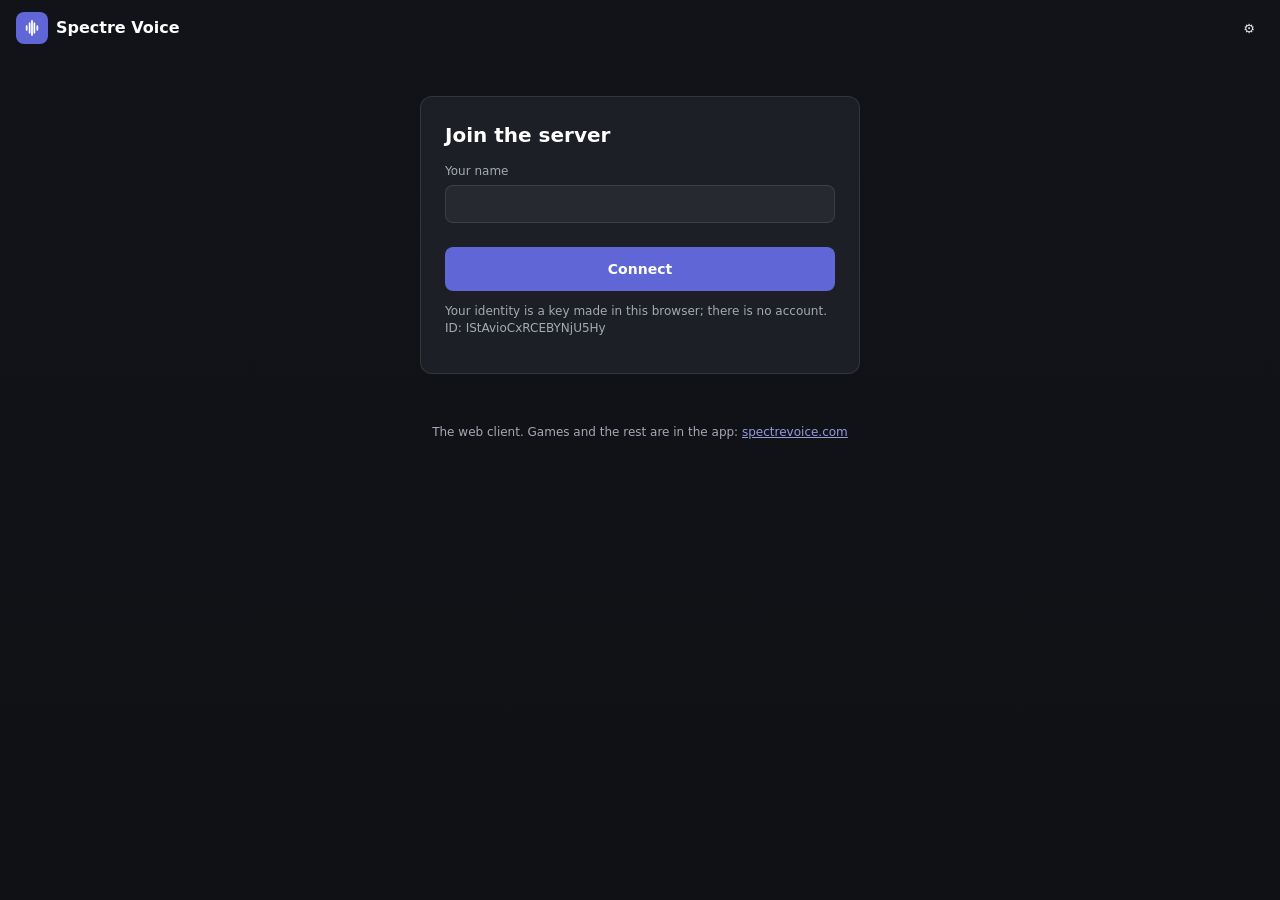
<file: web/index.html>
<!doctype html>
<html lang="en">
<head>
<meta charset="utf-8">
<meta name="viewport" content="width=device-width, initial-scale=1, viewport-fit=cover">
<meta name="referrer" content="no-referrer">
<meta name="color-scheme" content="dark">
<meta name="theme-color" content="#111318">
<title>Spectre Voice</title>
<link rel="stylesheet" href="app.css">
<link rel="stylesheet" href="dm.css">
<link rel="stylesheet" href="members.css">
<link rel="stylesheet" href="sound.css">
<link rel="stylesheet" href="chat.css">
<link rel="stylesheet" href="games.css">
<link rel="icon" href="data:,">
<link rel="modulepreload" href="core.js">
<link rel="modulepreload" href="i18n.js">
</head>
<body data-rtc="new" data-pane="channels">

<header class="top">
  <div class="brand">
    <svg viewBox="0 0 108 108" aria-hidden="true"><path fill="currentColor" d="M33,48 a3,3 0 0 1 6,0 v12 a3,3 0 0 1 -6,0 z M43,38 a3,3 0 0 1 6,0 v32 a3,3 0 0 1 -6,0 z M51,30 a3,3 0 0 1 6,0 v48 a3,3 0 0 1 -6,0 z M59,38 a3,3 0 0 1 6,0 v32 a3,3 0 0 1 -6,0 z M69,48 a3,3 0 0 1 6,0 v12 a3,3 0 0 1 -6,0 z"/></svg>
    <div class="server">Spectre Voice</div>
  </div>
  <div class="tools">
    <button id="settingsPre" class="ghost icon" type="button" data-i18n-title="settings" title="Settings">⚙</button>
  </div>
</header>

<main id="connect" class="card connect">
  <h1 data-i18n="welcome">Join the server</h1>
  <p id="inviteNote" class="muted hidden"></p>
  <form id="form" autocomplete="off">
    <label><span data-i18n="name">Your name</span><input id="name" maxlength="32" required></label>
    <button id="go" class="primary" type="submit" data-i18n="connect">Connect</button>
  </form>
  <p id="connectError" class="error hidden"></p>
  <p class="muted small"><span data-i18n="idNote">Your identity is a key made in this browser; there is no account.</span> <span id="uidNote"></span></p>
</main>

<section id="app" class="app hidden">
  <nav class="mobile-tabs">
    <button type="button" data-pane="channels" class="on" data-i18n="channels">Channels</button>
    <button type="button" data-pane="chat" data-i18n="chat">Chat</button>
    <button type="button" data-pane="stage" data-i18n="liveTab">Live</button>
    <button type="button" data-pane="people" data-i18n="people">People</button>
  </nav>

  <!-- Left: the server and its channels, you at the bottom (the PC's ServerHeader, ChannelTree, UserCard) -->
  <aside id="channels" class="pane channels glass">
    <div class="srvhead">
      <div id="srvIcon" class="srvicon" aria-hidden="true">SV</div>
      <div class="srvtext">
        <div id="serverName" class="server">Spectre Voice</div>
        <div class="srvstatus"><span class="sdot"></span><span id="status" class="status" data-i18n="off">Disconnected</span></div>
      </div>
      <button id="leave" class="iconbtn sm hidden" type="button" data-i18n-title="leave" title="Leave"></button>
    </div>
    <div class="chscroll">
      <div id="commBar" class="commbar hidden"><div id="commName" class="commname"></div></div>
      <div id="motd" class="motd hidden"></div>
      <div id="tvCard" class="tvcard hidden"></div>
      <div id="liveBox" class="livebox hidden">
        <div class="boxhead" data-i18n="liveNow">Live now</div>
        <div id="liveList"></div>
      </div>
      <div id="tree" class="tree"></div>
    </div>
    <div id="userCard" class="usercard">
      <div class="ucrow">
        <span id="meAvatar" class="meav"></span>
        <div class="ucname"><div id="meName" class="mename"></div><div id="meWhere" class="mewhere"></div></div>
      </div>
      <div class="ucrow">
        <span id="voiceDot" class="vdot"></span><span id="voiceText" class="vtext"></span>
        <button id="shareBtn" class="iconbtn share hidden" type="button" data-i18n-title="shareScreen" title="Share screen"></button>
        <button id="mute" class="iconbtn" type="button" data-i18n-title="mute" title="Mute"></button>
        <button id="deafen" class="iconbtn" type="button" data-i18n-title="deafen" title="Deafen"></button>
        <button id="settings" class="iconbtn" type="button" data-i18n-title="settings" title="Settings"></button>
      </div>
      <span id="shareInfo" class="shareinfo hidden"></span>
    </div>
  </aside>

  <!-- Middle: the streams watched, then the chat -->
  <section id="middle" class="pane middle">
    <div id="stage" class="stage glass hidden">
      <div id="tiles" class="tiles"></div>
      <p class="stage-empty muted" data-i18n="stageEmpty">Nobody you watch is live. Pick a stream in the channel list.</p>
    </div>
    <section id="chat" class="chat glass" data-view="chat">
      <div class="chat-head">
        <div class="chat-tabs">
          <button id="tabChannel" type="button" class="on"></button>
          <button id="tabComm" type="button" data-i18n="serverChat">Server</button>
          <button id="tabFiles" type="button" class="hidden" data-i18n="files">Files</button>
        </div>
        <!-- Other modules' tool buttons (soundboard, music, games…): each opens its own dialog -->
        <div id="moduleTools" class="moduletools"></div>
      </div>
      <div id="messages" class="messages">
        <button id="older" class="ghost small hidden" type="button" data-i18n="older">Older messages</button>
        <div id="msgList"></div>
      </div>
      <div id="filesView" class="filesview"></div>
      <div id="typing" class="typing"></div>
      <div id="replyBar" class="replybar hidden"></div>
      <div id="mentions" class="mentions hidden"></div>
      <div id="uploads" class="uploads"></div>
      <form id="sayForm" class="say">
        <button id="attach" class="iconbtn" type="button" data-i18n-title="attach" title="Send a file or picture"></button>
        <input id="attachFile" type="file" class="hidden" multiple>
        <button id="emojiBtn" class="iconbtn" type="button" data-i18n-title="emoji" title="Emoji"></button>
        <input id="say" maxlength="4000" data-i18n-ph="write" placeholder="Write a message…" autocomplete="off">
        <button id="sendBtn" class="iconbtn send" type="submit" data-i18n-title="send" title="Send"></button>
      </form>
    </section>
  </section>

  <!-- Right: who's talking, who's in your channel, your microphone (the PC's RightPanel and MicCard) -->
  <aside id="people" class="pane people">
    <div class="glass peoplebox">
      <div class="section" data-i18n="talkingNow">Talking now</div>
      <div id="talkers" class="talkers"></div>
      <div id="peopleLive" class="peoplelive"></div>
      <div id="hereTitle" class="section"></div>
      <div id="hereList" class="herelist"></div>
    </div>
    <div class="glass miccard">
      <div class="section" data-i18n="yourMic">Your microphone</div>
      <button id="ptt" class="ptt" type="button"><span data-i18n="ptt">Hold to talk</span> <kbd id="pttKey">Space</kbd></button>
      <label class="chk"><input id="openMic" type="checkbox"> <span data-i18n="openMic">Open mic</span></label>
    </div>
  </aside>
</section>

<div id="toast" class="toast hidden" popover="manual" role="status" aria-live="polite"></div>
<div id="volPop" class="volpop hidden"></div>
<dialog id="dlg" class="dlg"></dialog>

<footer class="foot">
  <span data-i18n="footer">The web client. Games and the rest are in the app:</span>
  <a href="https://spectrevoice.com" rel="noopener">spectrevoice.com</a>
</footer>

<script type="module" src="app.js"></script>
</body>
</html>
</file>
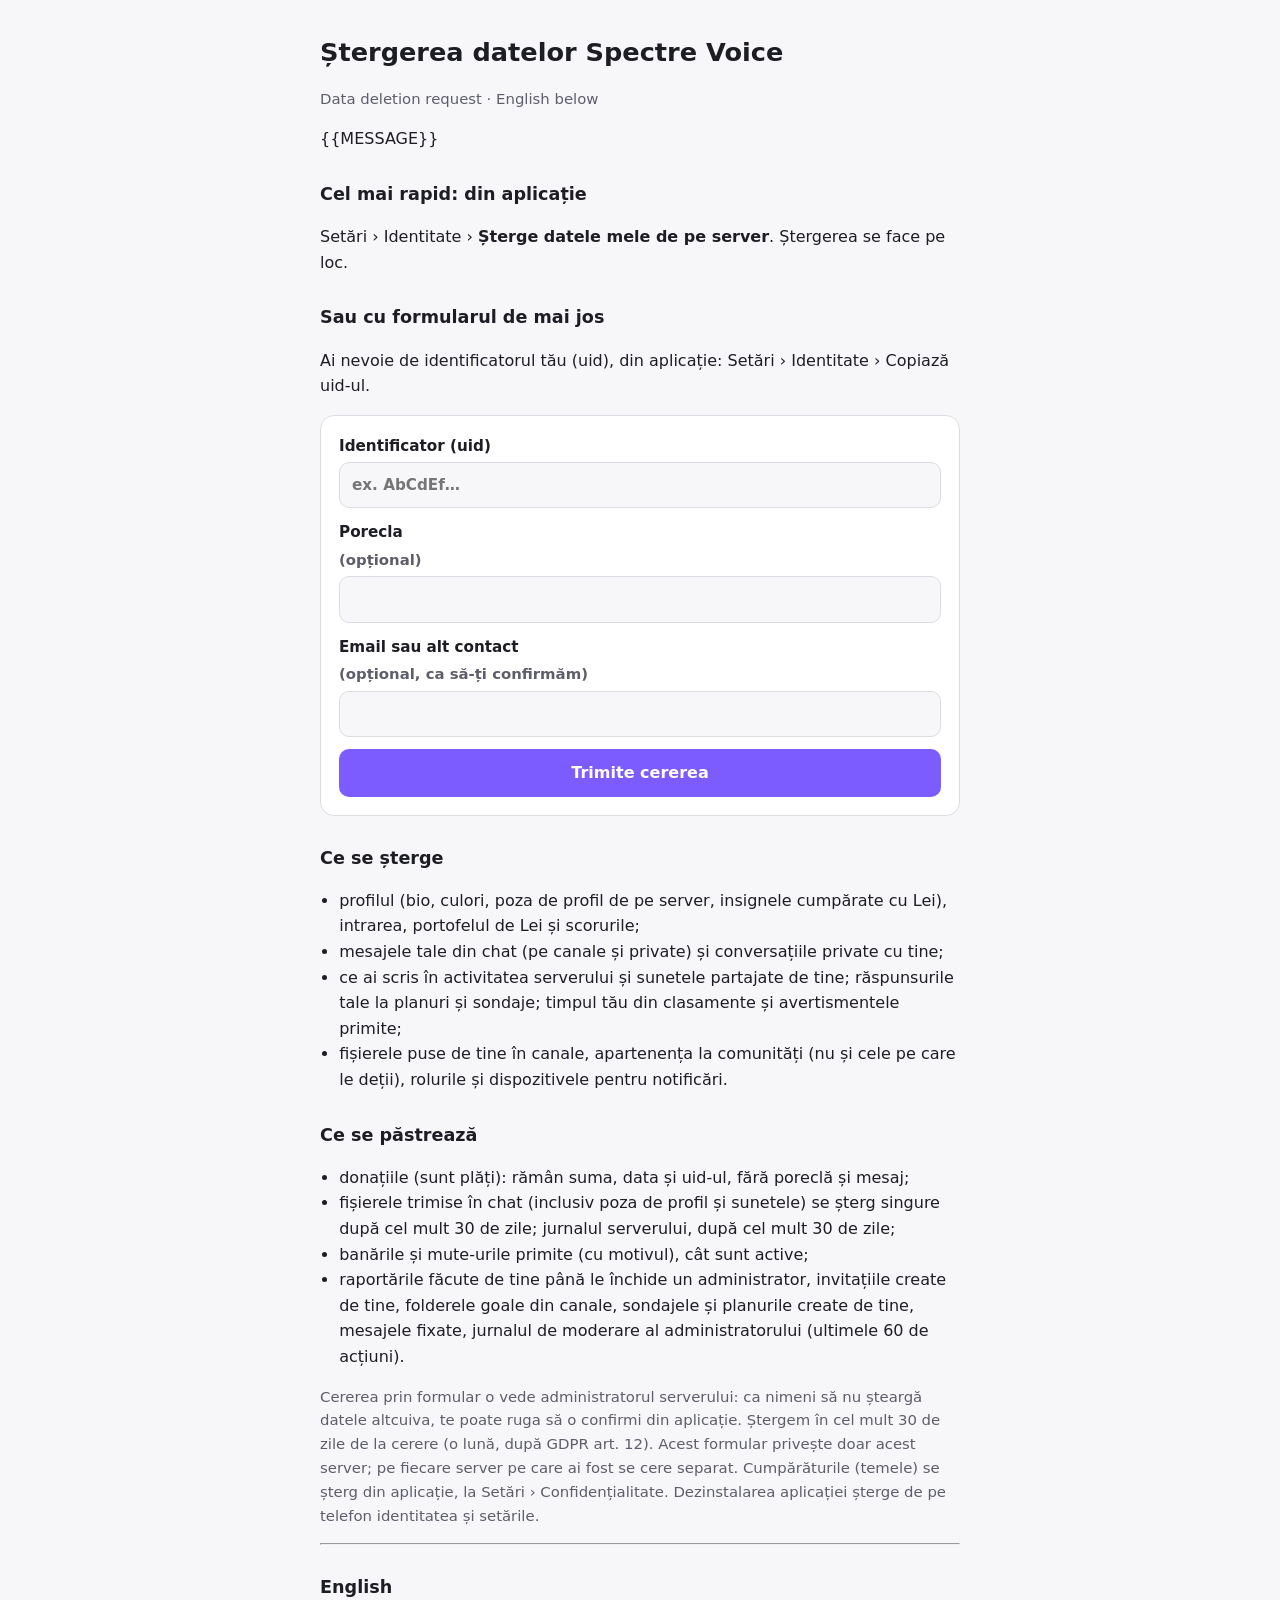
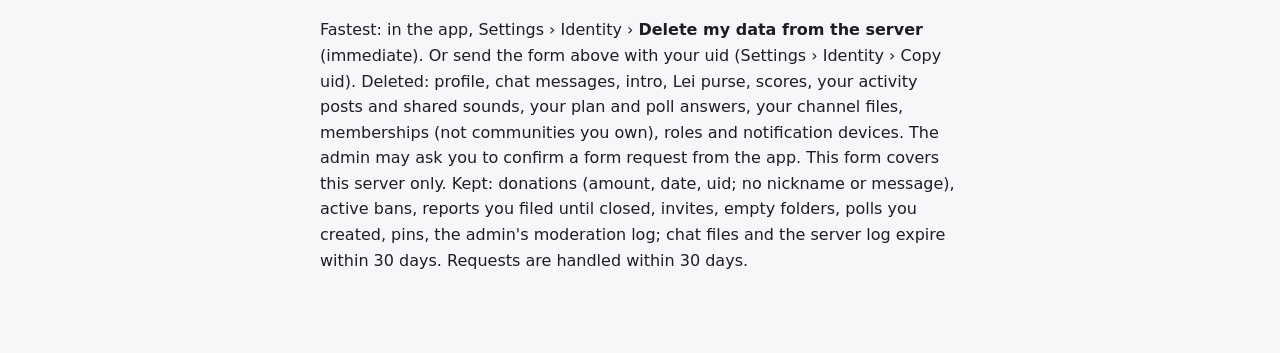
<file: delete.html>
<!doctype html>
<html lang="ro">
<head>
<meta charset="utf-8">
<meta name="viewport" content="width=device-width, initial-scale=1">
<title>Spectre Voice – Ștergerea datelor</title>
<style>
  :root { color-scheme: light dark; --bg: #f7f7fa; --fg: #1d1d24; --muted: #5d5d6b; --line: #dcdce4; --card: #fff; --accent: #7c5cff; }
  @media (prefers-color-scheme: dark) { :root { --bg: #111117; --fg: #ececf2; --muted: #a0a0b0; --line: #2c2c38; --card: #1a1a22; } }
  body { margin: 0; background: var(--bg); color: var(--fg); font: 16px/1.6 system-ui, -apple-system, "Segoe UI", Roboto, sans-serif; }
  main { max-width: 640px; margin: 0 auto; padding: 32px 16px 64px; }
  h1 { font-size: 1.6rem; margin: 0 0 8px; }
  h2 { font-size: 1.1rem; margin: 28px 0 6px; }
  .muted { color: var(--muted); font-size: .93rem; }
  form { background: var(--card); border: 1px solid var(--line); border-radius: 14px; padding: 18px; display: grid; gap: 12px; margin-top: 16px; }
  label { display: grid; gap: 4px; font-weight: 600; font-size: .95rem; }
  input { font: inherit; padding: 10px 12px; border-radius: 10px; border: 1px solid var(--line); background: var(--bg); color: var(--fg); }
  button { font: inherit; font-weight: 700; padding: 11px 16px; border: 0; border-radius: 10px; background: var(--accent); color: #fff; cursor: pointer; }
  .ok { background: #16a34a22; border: 1px solid #16a34a66; padding: 12px; border-radius: 10px; }
  .err { background: #dc262622; border: 1px solid #dc262666; padding: 12px; border-radius: 10px; }
  ul { padding-left: 1.2em; }
</style>
</head>
<body>
<main>
<h1>Ștergerea datelor Spectre Voice</h1>
<p class="muted">Data deletion request · English below</p>
{{MESSAGE}}
<h2>Cel mai rapid: din aplicație</h2>
<p>Setări › Identitate › <b>Șterge datele mele de pe server</b>. Ștergerea se face pe loc.</p>
<h2>Sau cu formularul de mai jos</h2>
<p>Ai nevoie de identificatorul tău (uid), din aplicație: Setări › Identitate › Copiază uid-ul.</p>
<form method="post" action="/delete">
  <label>Identificator (uid)<input name="uid" required maxlength="128" autocomplete="off" placeholder="ex. AbCdEf…"></label>
  <label>Porecla <span class="muted">(opțional)</span><input name="name" maxlength="40"></label>
  <label>Email sau alt contact <span class="muted">(opțional, ca să-ți confirmăm)</span><input name="contact" maxlength="120"></label>
  <button type="submit">Trimite cererea</button>
</form>
<h2>Ce se șterge</h2>
<ul>
  <li>profilul (bio, culori, poza de profil de pe server, insignele cumpărate cu Lei), intrarea, portofelul de Lei și scorurile;</li>
  <li>mesajele tale din chat (pe canale și private) și conversațiile private cu tine;</li>
  <li>ce ai scris în activitatea serverului și sunetele partajate de tine; răspunsurile tale la planuri și sondaje; timpul tău din clasamente și avertismentele primite;</li>
  <li>fișierele puse de tine în canale, apartenența la comunități (nu și cele pe care le deții), rolurile și dispozitivele pentru notificări.</li>
</ul>
<h2>Ce se păstrează</h2>
<ul>
  <li>donațiile (sunt plăți): rămân suma, data și uid-ul, fără poreclă și mesaj;</li>
  <li>fișierele trimise în chat (inclusiv poza de profil și sunetele) se șterg singure după cel mult 30 de zile; jurnalul serverului, după cel mult 30 de zile;</li>
  <li>banările și mute-urile primite (cu motivul), cât sunt active;</li>
  <li>raportările făcute de tine până le închide un administrator, invitațiile create de tine, folderele goale din canale, sondajele și planurile create de tine, mesajele fixate, jurnalul de moderare al administratorului (ultimele 60 de acțiuni).</li>
</ul>
<p class="muted">Cererea prin formular o vede administratorul serverului: ca nimeni să nu șteargă datele altcuiva, te poate ruga să o confirmi din aplicație. Ștergem în cel mult 30 de zile de la cerere (o lună, după GDPR art. 12).
Acest formular privește doar acest server; pe fiecare server pe care ai fost se cere separat. Cumpărăturile (temele) se șterg din aplicație, la Setări › Confidențialitate. Dezinstalarea aplicației șterge de pe telefon identitatea și setările.</p>
<hr>
<h2>English</h2>
<p>Fastest: in the app, Settings › Identity › <b>Delete my data from the server</b> (immediate). Or send the form above with your uid (Settings › Identity › Copy uid). Deleted: profile, chat messages, intro, Lei purse, scores, your activity posts and shared sounds, your plan and poll answers, your channel files, memberships (not communities you own), roles and notification devices. The admin may ask you to confirm a form request from the app. This form covers this server only. Kept: donations (amount, date, uid; no nickname or message), active bans, reports you filed until closed, invites, empty folders, polls you created, pins, the admin's moderation log; chat files and the server log expire within 30 days. Requests are handled within 30 days.</p>
</main>
</body>
</html>
</file>
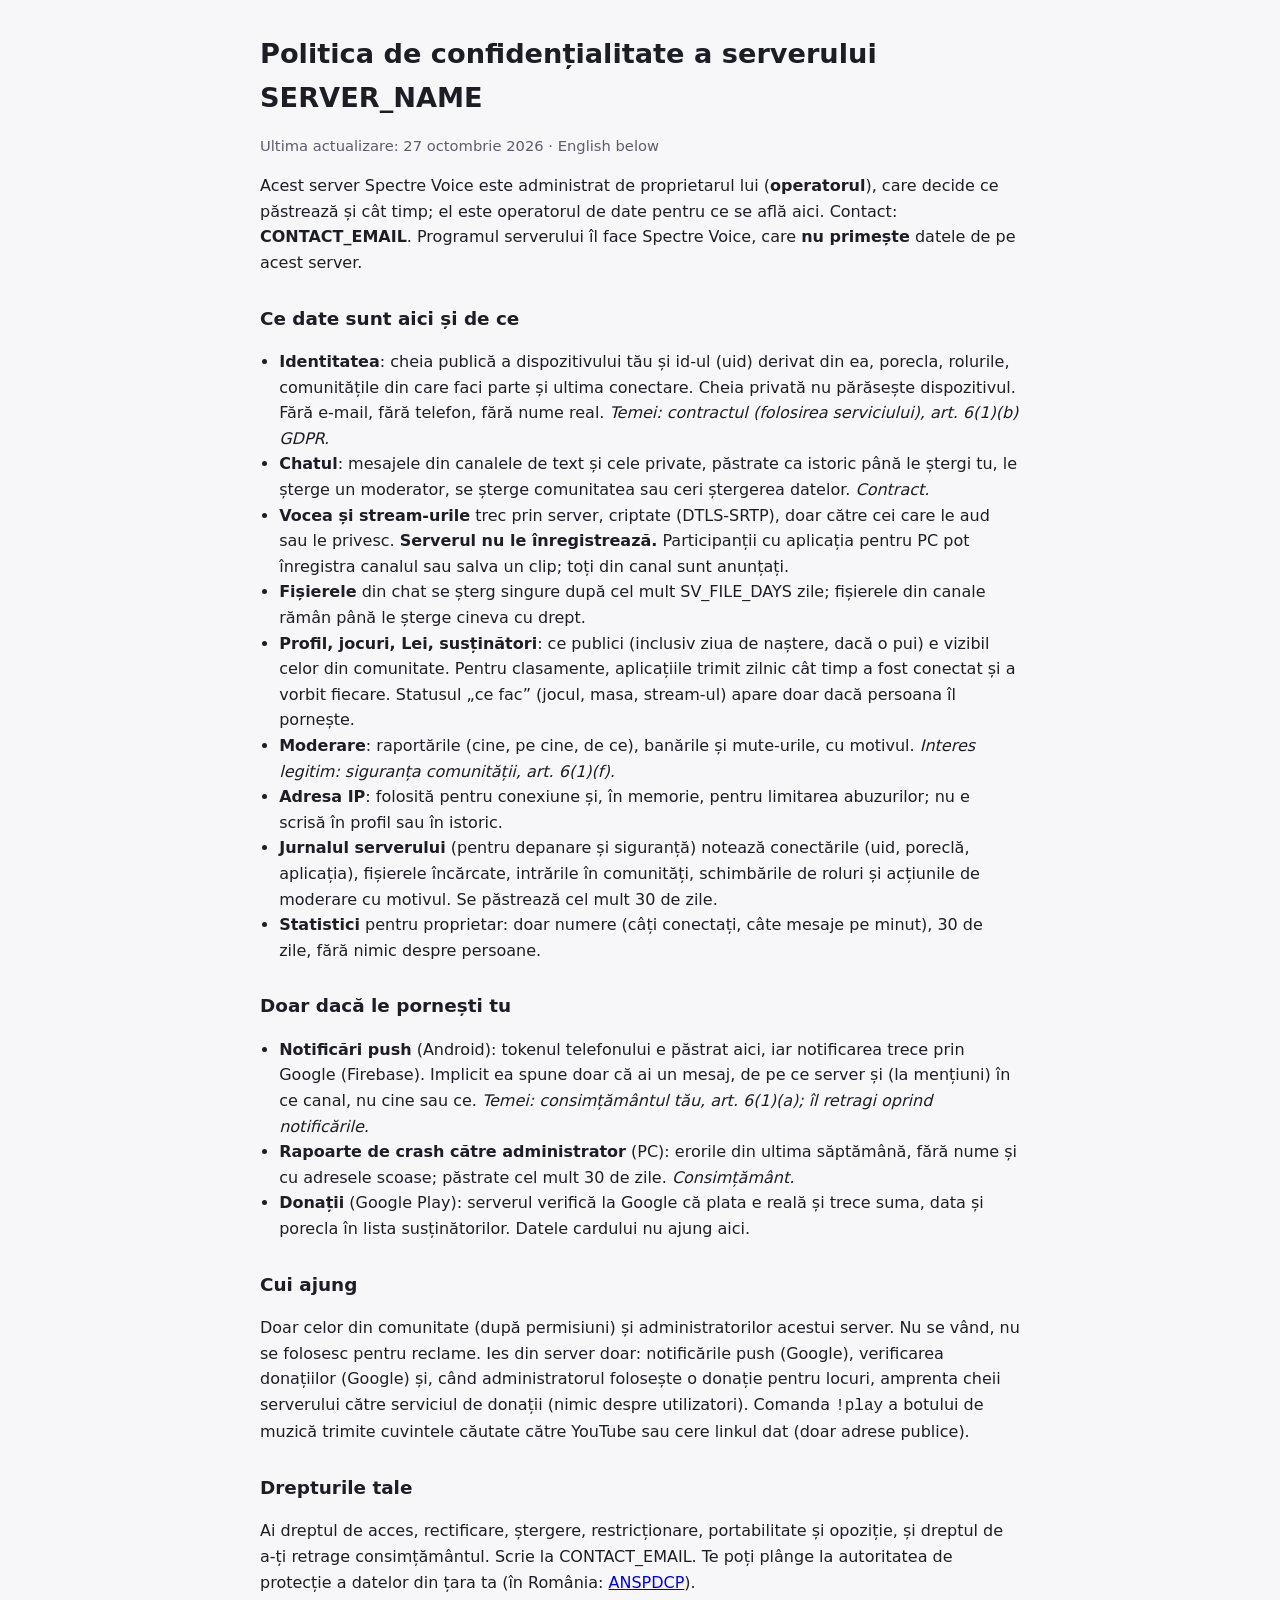
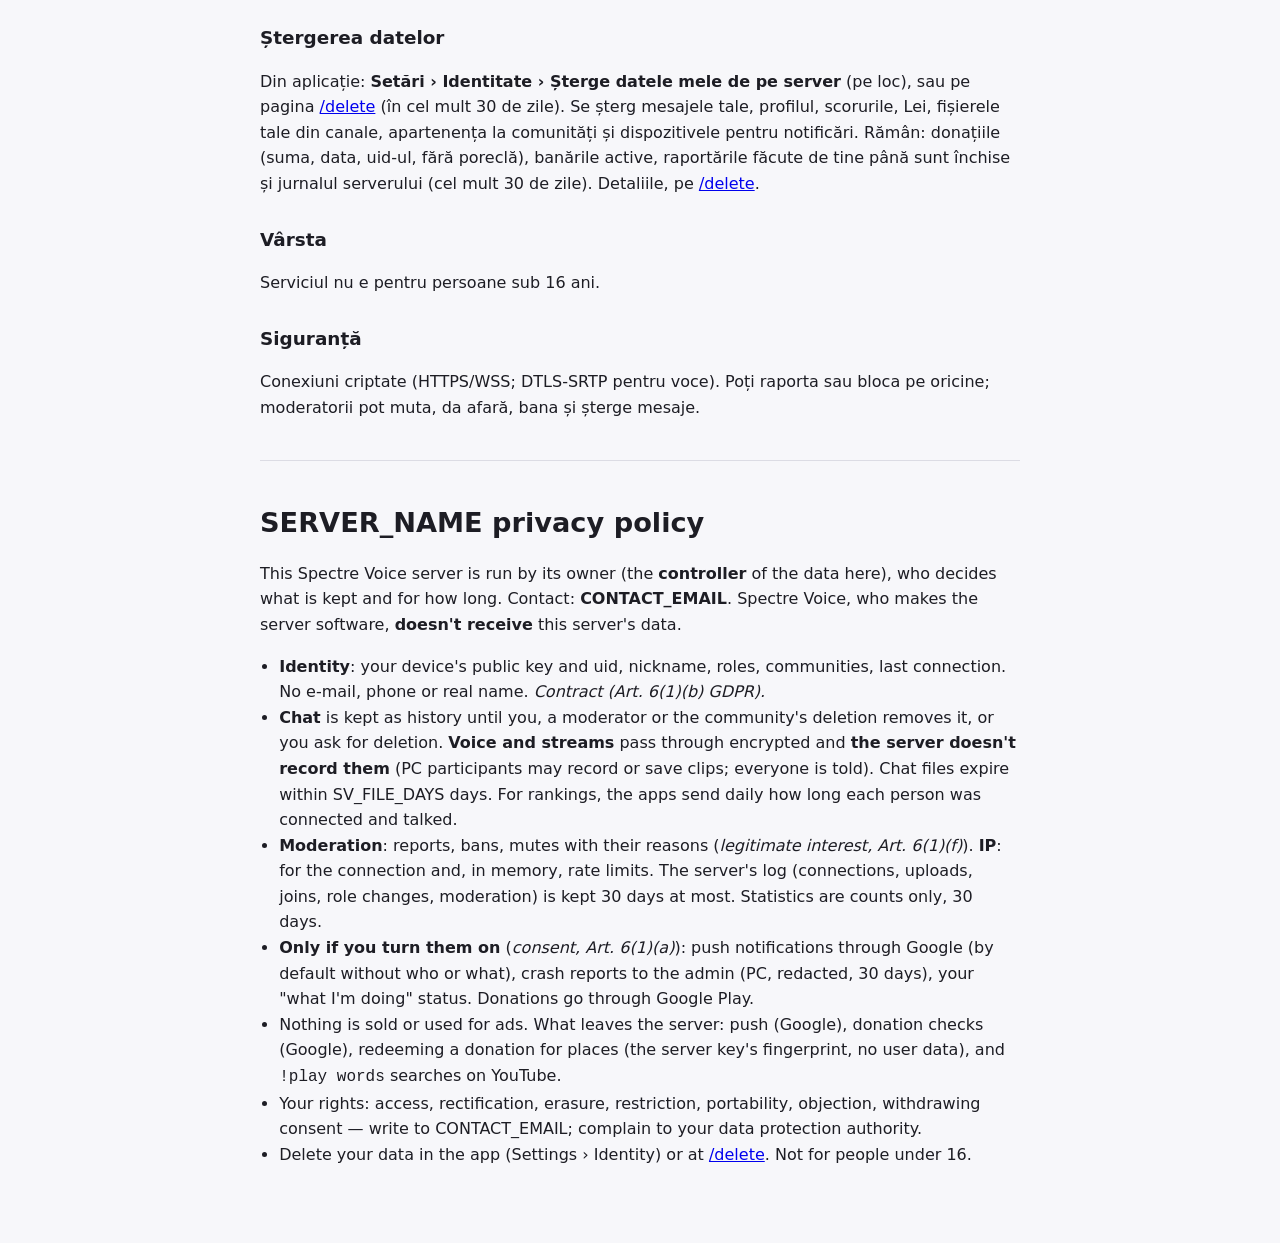
<file: privacy.html>
<!doctype html>
<html lang="ro">
<head>
<meta charset="utf-8">
<meta name="viewport" content="width=device-width, initial-scale=1">
<title>Spectre Voice – Politica de confidențialitate</title>
<style>
  :root { color-scheme: light dark; --bg: #f7f7fa; --fg: #1d1d24; --muted: #5d5d6b; --line: #dcdce4; }
  @media (prefers-color-scheme: dark) { :root { --bg: #111117; --fg: #ececf2; --muted: #a0a0b0; --line: #2c2c38; } }
  body { margin: 0; background: var(--bg); color: var(--fg); font: 16px/1.6 system-ui, -apple-system, "Segoe UI", Roboto, sans-serif; }
  main { max-width: 760px; margin: 0 auto; padding: 32px 16px 64px; }
  h1 { font-size: 1.7rem; margin: 0 0 4px; }
  h2 { font-size: 1.15rem; margin: 28px 0 6px; }
  p, li { color: var(--fg); }
  .muted { color: var(--muted); font-size: .92rem; }
  hr { border: 0; border-top: 1px solid var(--line); margin: 40px 0; }
  ul { padding-left: 1.2em; }
</style>
</head>
<body>
<main>
<h1>Politica de confidențialitate a serverului SERVER_NAME</h1>
<p class="muted">Ultima actualizare: 27 octombrie 2026 · English below</p>

<p>Acest server Spectre Voice este administrat de proprietarul lui (<b>operatorul</b>), care decide ce păstrează și cât timp; el este operatorul de date pentru ce se află aici. Contact: <b>CONTACT_EMAIL</b>. Programul serverului îl face Spectre Voice, care <b>nu primește</b> datele de pe acest server.</p>

<h2>Ce date sunt aici și de ce</h2>
<ul>
<li><b>Identitatea</b>: cheia publică a dispozitivului tău și id-ul (uid) derivat din ea, porecla, rolurile, comunitățile din care faci parte și ultima conectare. Cheia privată nu părăsește dispozitivul. Fără e-mail, fără telefon, fără nume real. <i>Temei: contractul (folosirea serviciului), art. 6(1)(b) GDPR.</i></li>
<li><b>Chatul</b>: mesajele din canalele de text și cele private, păstrate ca istoric până le ștergi tu, le șterge un moderator, se șterge comunitatea sau ceri ștergerea datelor. <i>Contract.</i></li>
<li><b>Vocea și stream-urile</b> trec prin server, criptate (DTLS-SRTP), doar către cei care le aud sau le privesc. <b>Serverul nu le înregistrează.</b> Participanții cu aplicația pentru PC pot înregistra canalul sau salva un clip; toți din canal sunt anunțați.</li>
<li><b>Fișierele</b> din chat se șterg singure după cel mult SV_FILE_DAYS zile; fișierele din canale rămân până le șterge cineva cu drept.</li>
<li><b>Profil, jocuri, Lei, susținători</b>: ce publici (inclusiv ziua de naștere, dacă o pui) e vizibil celor din comunitate. Pentru clasamente, aplicațiile trimit zilnic cât timp a fost conectat și a vorbit fiecare. Statusul „ce fac” (jocul, masa, stream-ul) apare doar dacă persoana îl pornește.</li>
<li><b>Moderare</b>: raportările (cine, pe cine, de ce), banările și mute-urile, cu motivul. <i>Interes legitim: siguranța comunității, art. 6(1)(f).</i></li>
<li><b>Adresa IP</b>: folosită pentru conexiune și, în memorie, pentru limitarea abuzurilor; nu e scrisă în profil sau în istoric.</li>
<li><b>Jurnalul serverului</b> (pentru depanare și siguranță) notează conectările (uid, poreclă, aplicația), fișierele încărcate, intrările în comunități, schimbările de roluri și acțiunile de moderare cu motivul. Se păstrează cel mult 30 de zile.</li>
<li><b>Statistici</b> pentru proprietar: doar numere (câți conectați, câte mesaje pe minut), 30 de zile, fără nimic despre persoane.</li>
</ul>

<h2>Doar dacă le pornești tu</h2>
<ul>
<li><b>Notificări push</b> (Android): tokenul telefonului e păstrat aici, iar notificarea trece prin Google (Firebase). Implicit ea spune doar că ai un mesaj, de pe ce server și (la mențiuni) în ce canal, nu cine sau ce. <i>Temei: consimțământul tău, art. 6(1)(a); îl retragi oprind notificările.</i></li>
<li><b>Rapoarte de crash către administrator</b> (PC): erorile din ultima săptămână, fără nume și cu adresele scoase; păstrate cel mult 30 de zile. <i>Consimțământ.</i></li>
<li><b>Donații</b> (Google Play): serverul verifică la Google că plata e reală și trece suma, data și porecla în lista susținătorilor. Datele cardului nu ajung aici.</li>
</ul>

<h2>Cui ajung</h2>
<p>Doar celor din comunitate (după permisiuni) și administratorilor acestui server. Nu se vând, nu se folosesc pentru reclame. Ies din server doar: notificările push (Google), verificarea donațiilor (Google) și, când administratorul folosește o donație pentru locuri, amprenta cheii serverului către serviciul de donații (nimic despre utilizatori). Comanda <code>!play</code> a botului de muzică trimite cuvintele căutate către YouTube sau cere linkul dat (doar adrese publice).</p>

<h2>Drepturile tale</h2>
<p>Ai dreptul de acces, rectificare, ștergere, restricționare, portabilitate și opoziție, și dreptul de a-ți retrage consimțământul. Scrie la CONTACT_EMAIL. Te poți plânge la autoritatea de protecție a datelor din țara ta (în România: <a href="https://www.dataprotection.ro">ANSPDCP</a>).</p>

<h2>Ștergerea datelor</h2>
<p>Din aplicație: <b>Setări › Identitate › Șterge datele mele de pe server</b> (pe loc), sau pe pagina <a href="/delete">/delete</a> (în cel mult 30 de zile). Se șterg mesajele tale, profilul, scorurile, Lei, fișierele tale din canale, apartenența la comunități și dispozitivele pentru notificări. Rămân: donațiile (suma, data, uid-ul, fără poreclă), banările active, raportările făcute de tine până sunt închise și jurnalul serverului (cel mult 30 de zile). Detaliile, pe <a href="/delete">/delete</a>.</p>

<h2>Vârsta</h2>
<p>Serviciul nu e pentru persoane sub 16 ani.</p>

<h2>Siguranță</h2>
<p>Conexiuni criptate (HTTPS/WSS; DTLS-SRTP pentru voce). Poți raporta sau bloca pe oricine; moderatorii pot muta, da afară, bana și șterge mesaje.</p>

<hr>

<h1>SERVER_NAME privacy policy</h1>
<p>This Spectre Voice server is run by its owner (the <b>controller</b> of the data here), who decides what is kept and for how long. Contact: <b>CONTACT_EMAIL</b>. Spectre Voice, who makes the server software, <b>doesn't receive</b> this server's data.</p>
<ul>
<li><b>Identity</b>: your device's public key and uid, nickname, roles, communities, last connection. No e-mail, phone or real name. <i>Contract (Art. 6(1)(b) GDPR).</i></li>
<li><b>Chat</b> is kept as history until you, a moderator or the community's deletion removes it, or you ask for deletion. <b>Voice and streams</b> pass through encrypted and <b>the server doesn't record them</b> (PC participants may record or save clips; everyone is told). Chat files expire within SV_FILE_DAYS days. For rankings, the apps send daily how long each person was connected and talked.</li>
<li><b>Moderation</b>: reports, bans, mutes with their reasons (<i>legitimate interest, Art. 6(1)(f)</i>). <b>IP</b>: for the connection and, in memory, rate limits. The server's log (connections, uploads, joins, role changes, moderation) is kept 30 days at most. Statistics are counts only, 30 days.</li>
<li><b>Only if you turn them on</b> (<i>consent, Art. 6(1)(a)</i>): push notifications through Google (by default without who or what), crash reports to the admin (PC, redacted, 30 days), your "what I'm doing" status. Donations go through Google Play.</li>
<li>Nothing is sold or used for ads. What leaves the server: push (Google), donation checks (Google), redeeming a donation for places (the server key's fingerprint, no user data), and <code>!play words</code> searches on YouTube.</li>
<li>Your rights: access, rectification, erasure, restriction, portability, objection, withdrawing consent — write to CONTACT_EMAIL; complain to your data protection authority.</li>
<li>Delete your data in the app (Settings › Identity) or at <a href="/delete">/delete</a>. Not for people under 16.</li>
</ul>
</main>
</body>
</html>
</file>
<file: web/app.css>
/* Spectre Voice web client: the apps' look (Theme.kt, palette "Spectre"): a flat, near-black background, panels that
   step up in tone (no glow, no blur), a thin edge, one calm accent, Inter where the system has it. */
:root {
  color-scheme: dark;
  --bg-top: #111318; --bg-bottom: #0f1115; --glow: #8a94a8; --surface: #1c1f26;
  --glass: rgba(255, 255, 255, .047); --glass-strong: rgba(255, 255, 255, .08); --glass-hover: rgba(255, 255, 255, .06);
  /* Tracks (switch off, sliders, level bars) and a quiet button pressed: glass-strong on dark (Theme.kt G.track, G.pressedFill) */
  --track: var(--glass-strong); --pressed: var(--glass-strong);
  --edge: rgba(255, 255, 255, .10); --edge-soft: rgba(255, 255, 255, .06);
  --text: #e4e6eb; --bright: #fff; --muted: #a4a9b5; --faint: #828894;
  --talk: #45b7c7; --green: #3fb27f; --red: #e5646a; --red-strong: #d33941; --amber: #d9a441; --whisper: #a78bdb;
  --accent: #6066d6; --accent2: #555bc4; --accent-text: #9599de; --accent-soft: rgba(96, 102, 214, .16);
  --card2: #24262a; --r-panel: 10px; --r-ctl: 8px; --r-row: 6px; --r-pop: 12px; --gap: 8px;
  --pop-shadow: 0 8px 24px rgba(0, 0, 0, .4);
  /* The names the other modules' styles use */
  --bg: var(--bg-top); --card: var(--surface); --fg: var(--text); --line: var(--edge);
  --ok: var(--green); --warn: var(--amber); --err: var(--red); --live: var(--red-strong);
}
* { box-sizing: border-box; }
html, body { height: 100%; }
body {
  margin: 0; color: var(--text); display: flex; flex-direction: column; min-height: 100%;
  font: 14px/20px Inter, "Inter Variable", system-ui, -apple-system, "Segoe UI", Roboto, sans-serif;
  background: linear-gradient(var(--bg-top), var(--bg-bottom)) fixed;
  background-attachment: fixed;
}
.hidden { display: none !important; }
.muted { color: var(--muted); }
.small { font-size: 12px; line-height: 17px; }
.error { color: var(--err); }
.row { display: flex; gap: 8px; align-items: center; }
.row.wrap { flex-wrap: wrap; }
.grow { flex: 1; }
.stack { display: flex; flex-direction: column; gap: 12px; }
.stack label span { display: block; font-size: 12px; color: var(--muted); margin-bottom: 4px; }
button, input, select { font: inherit; color: inherit; }
button { cursor: pointer; border: 1px solid var(--edge); background: var(--glass); border-radius: var(--r-ctl); padding: 7px 12px; font-weight: 500; font-size: 13px; line-height: 18px; transition: background .12s, color .12s, filter .12s; }
button:hover { background: var(--glass-hover); }
/* Lowered with :where() so the modules' own button colours keep winning; the games' boards keep their own look */
:where(button:not([class*="gm-"])):hover { color: var(--bright); }
:where(button:not([class*="gm-"])):active { background: var(--pressed); }
button:disabled { cursor: default; }
:where(button[class*="gm-"]):disabled { opacity: .5; }
:where(button:not([class*="gm-"])):disabled { background: transparent; border-color: var(--edge-soft); color: var(--faint); }
button:focus-visible, a:focus-visible, select:focus-visible { outline: 2px solid var(--accent); outline-offset: 2px; }
input:focus-visible { outline: none; }
input[type=checkbox]:focus-visible, input[type=range]:focus-visible { outline: 2px solid var(--accent); outline-offset: 2px; }
button.primary { background: var(--accent); border-color: transparent; color: #fff; }
button.primary:hover { background: var(--accent); color: #fff; filter: brightness(.92); }
button.primary:active { filter: brightness(.85); }
button.danger { border-color: transparent; background: var(--red-strong); color: #fff; }
button.danger:hover { background: var(--red-strong); color: #fff; filter: brightness(.92); }
button.danger:active { filter: brightness(.85); }
button.primary:disabled, button.danger:disabled { background: transparent; border-color: var(--edge-soft); color: var(--faint); filter: none; }
button.ghost { background: transparent; border-color: transparent; }
button.ghost:hover { background: var(--glass-hover); }
button.icon { padding: 6px 8px; line-height: 1; }
button.small { padding: 4px 8px; font-size: 12px; border-radius: var(--r-row); }
button.on { background: var(--accent-soft); border-color: color-mix(in srgb, var(--accent) 40%, transparent); color: var(--accent-text); }
button.linkish { background: none; border: 0; padding: 0; color: var(--text); text-align: left; font-weight: 400; }
button.linkish:hover { text-decoration: underline; background: none; }
input, select { background: var(--glass); border: 1px solid var(--edge); border-radius: var(--r-ctl); padding: 8px 12px; width: 100%; outline: none; }
input:focus, select:focus { border-color: var(--accent); background: var(--glass-strong); }
input::placeholder { color: var(--faint); }
select option { background: var(--surface); }
input[type=checkbox] { width: auto; accent-color: var(--accent); }
input[type=range] { padding: 0; accent-color: var(--accent); background: none; border: 0; }
a { color: var(--accent-text); }
kbd { font: 11px ui-monospace, monospace; background: var(--glass-strong); padding: 1px 6px; border-radius: var(--r-row); border: 1px solid var(--edge); }
.badge, [data-count]:not([data-count=""])::after { background: var(--red-strong); color: #fff; font-size: 11px; font-weight: 600; border-radius: 4px; padding: 0 4px; min-width: 16px; text-align: center; line-height: 16px; }
[data-count]:not([data-count=""])::after { content: attr(data-count); display: inline-block; margin-left: 4px; }

/* Icons and icon buttons (the apps' GlassIconButton): square-ish, quiet until pointed at */
svg.ic { width: 18px; height: 18px; flex: none; display: block; }
.iconbtn { width: 32px; height: 32px; padding: 0; border-radius: var(--r-ctl); display: inline-flex; align-items: center; justify-content: center; flex: none; background: transparent; border: 1px solid transparent; color: var(--text); }
.iconbtn:hover { background: var(--glass-hover); color: var(--bright); }
.iconbtn:active { background: var(--pressed); }
.iconbtn:disabled { background: transparent; border-color: transparent; color: var(--faint); }
.iconbtn.sm { width: 28px; height: 28px; border-radius: var(--r-row); }
.iconbtn.sm svg.ic { width: 16px; height: 16px; }
.iconbtn.on { background: var(--accent-soft); border-color: color-mix(in srgb, var(--accent) 40%, transparent); color: var(--accent-text); }
.iconbtn.danger, .iconbtn.muted-on { background: rgba(229, 100, 106, .16); border-color: transparent; color: var(--red); }
.iconbtn.danger:hover, .iconbtn.muted-on:hover { background: rgba(229, 100, 106, .24); color: var(--red); }
/* Touch screens: the targets stay big enough for a finger */
@media (pointer: coarse) {
  .iconbtn { width: 40px; height: 40px; }
  .iconbtn.sm { width: 36px; height: 36px; }
}

/* Panels: a step up in tone with a thin edge */
.glass { background: var(--glass); border: 1px solid var(--edge); border-radius: var(--r-panel); }
.section { color: var(--muted); font-size: 11px; line-height: 16px; font-weight: 600; letter-spacing: .6px; text-transform: uppercase; padding: 2px 2px 4px; }

/* ====== Before connecting ====== */
.top { display: flex; justify-content: space-between; align-items: center; padding: 12px 16px; }
body.inapp .top, body.inapp .foot { display: none; }
.brand { display: flex; align-items: center; gap: 8px; min-width: 0; }
.brand svg { width: 32px; height: 32px; border-radius: var(--r-ctl); background: var(--accent); color: #fff; flex: none; }
.brand .server { font-weight: 600; font-size: 16px; color: var(--bright); }
.tools { display: flex; gap: 8px; }
.card { background: var(--glass); border: 1px solid var(--edge); border-radius: var(--r-panel); }
.connect { width: calc(100% - 32px); max-width: 440px; margin: 40px auto; padding: 24px; border-radius: var(--r-pop); background: var(--surface); }
.connect h1 { font-size: 20px; line-height: 28px; font-weight: 600; margin: 0 0 12px; color: var(--bright); }
.connect label { display: block; margin: 12px 0; }
.connect label span { display: block; font-size: 12px; color: var(--muted); margin-bottom: 4px; }
.connect .primary { width: 100%; min-height: 44px; margin-top: 12px; padding: 12px; border-radius: var(--r-ctl); font-size: 14px; font-weight: 600; }

/* ====== The app: channels | stage over chat | people and the microphone (the PC's proportions) ====== */
.app {
  flex: 1; min-height: 0; height: 0; display: grid; gap: var(--gap); padding: var(--gap);
  grid-template-columns: 300px minmax(0, 1fr) 280px; grid-template-rows: minmax(0, 1fr);
  grid-template-areas: "ch mid ppl";
}
.pane { min-height: 0; min-width: 0; }
.mobile-tabs { display: none; }
.channels { grid-area: ch; display: flex; flex-direction: column; overflow: hidden; }
.middle { grid-area: mid; display: flex; flex-direction: column; gap: var(--gap); overflow: hidden; }
.people { grid-area: ppl; display: flex; flex-direction: column; gap: var(--gap); overflow: hidden; }

/* The server header */
.srvhead { display: flex; align-items: center; gap: 8px; min-height: 52px; padding: 12px; border-bottom: 1px solid var(--edge-soft); flex: none; }
.srvicon { width: 32px; height: 32px; border-radius: var(--r-ctl); background: var(--accent); color: #fff; font-weight: 600; font-size: 13px; display: flex; align-items: center; justify-content: center; flex: none; }
.srvtext { flex: 1; min-width: 0; }
.srvtext .server { color: var(--bright); font-weight: 600; font-size: 14px; line-height: 20px; white-space: nowrap; overflow: hidden; text-overflow: ellipsis; }
.srvstatus { display: flex; align-items: center; gap: 4px; }
.sdot { width: 8px; height: 8px; border-radius: 50%; background: var(--amber); flex: none; }
.status { font-size: 12px; color: var(--muted); }
.srvstatus:has(.status.ok) .sdot { background: var(--green); }
.chscroll { flex: 1; overflow: auto; padding: 8px; min-height: 0; }
.commbar { display: flex; gap: 8px; align-items: center; margin-bottom: 8px; }
.motd { font-size: 12px; line-height: 17px; color: var(--muted); padding: 8px; border-radius: var(--r-row); background: var(--glass); box-shadow: inset 2px 0 0 var(--accent); margin: 0 2px 8px; white-space: pre-wrap; }

/* The channel tree (the PC's ChannelTree) */
.tree .group { color: var(--muted); font-size: 11px; line-height: 16px; font-weight: 600; letter-spacing: .6px; text-transform: uppercase; padding: 12px 8px 4px; }
.tree .ch { padding: 6px 8px; border-radius: var(--r-row); display: flex; align-items: center; gap: 8px; cursor: pointer; user-select: none; font-size: 13px; line-height: 18px; font-weight: 500; color: var(--text); position: relative; }
.tree .ch::before { content: "#"; color: var(--faint); font-weight: 600; width: 16px; text-align: center; flex: none; order: -1; }
/* A temporary channel: an hourglass icon (Material, drawn through a mask in the text's colour) */
.tree .ch.temp::before {
  content: ""; width: 14px; height: 14px; background-color: var(--faint);
  -webkit-mask: url("data:image/svg+xml,%3Csvg xmlns='http://www.w3.org/2000/svg' viewBox='0 0 24 24'%3E%3Cpath d='M6 2v6h.01L6 8.01 10 12l-4 4 .01.01H6V22h12v-5.99h-.01L18 16l-4-4 4-3.99-.01-.01H18V2H6zm10 14.5V20H8v-3.5l4-4 4 4zm-4-5l-4-4V4h8v3.5l-4 4z'/%3E%3C/svg%3E") center / contain no-repeat;
  mask: url("data:image/svg+xml,%3Csvg xmlns='http://www.w3.org/2000/svg' viewBox='0 0 24 24'%3E%3Cpath d='M6 2v6h.01L6 8.01 10 12l-4 4 .01.01H6V22h12v-5.99h-.01L18 16l-4-4 4-3.99-.01-.01H18V2H6zm10 14.5V20H8v-3.5l4-4 4 4zm-4-5l-4-4V4h8v3.5l-4 4z'/%3E%3C/svg%3E") center / contain no-repeat;
}
/* Voice channels: a microphone instead of the # (a temporary one keeps its hourglass before it); text channels keep the # */
.tree .ch.voice::before { content: none; }
.tree .ch.voice.temp::before { content: ""; }
.chic { order: -1; flex: none; width: 16px; display: inline-flex; align-items: center; justify-content: center; color: var(--faint); }
.chic svg.ic { width: 16px; height: 16px; }
.tree .ch.mine .chic, .tree .ch.cur .chic, .movech.here .chic { color: var(--accent-text); }
.tree .ch:hover { background: var(--glass-hover); }
.tree .ch.mine { background: var(--accent-soft); box-shadow: inset 2px 0 0 var(--accent); color: var(--bright); font-weight: 600; }
.tree .ch.mine::before, .tree .ch.cur::before { color: var(--accent-text); }
.tree .ch.cur:not(.mine) { background: var(--glass-strong); color: var(--bright); font-weight: 600; }
.tree .ch .chname { flex: 1; min-width: 0; white-space: nowrap; overflow: hidden; text-overflow: ellipsis; }
.tree .ch .cnt { font-size: 11px; line-height: 14px; font-weight: 500; color: var(--muted); background: var(--glass-strong); border-radius: 4px; padding: 1px 4px; }
.tree .ch.mine .cnt { background: var(--accent); color: #fff; }
.tree .ch .chlock { color: var(--faint); }
.tree .ch .chlock svg.ic { width: 14px; height: 14px; }
.tree .ch .chflag { font-size: 12px; }
.tree .ch .joinbtn { display: none; background: var(--accent); color: #fff; border: 0; border-radius: var(--r-row); padding: 2px 8px; font-size: 11px; line-height: 16px; font-weight: 500; }
.tree .ch .joinbtn:hover { background: var(--accent); filter: brightness(.92); }
@media (hover: hover) { .tree .ch.voice:not(.mine):hover .joinbtn { display: inline-block; } }
.tree .ch.text .chname { color: var(--text); }
.tree .ch.mine .chname, .tree .ch.cur .chname { color: var(--bright); }
.tree .ch.unread .chname { color: var(--bright); font-weight: 600; }
.tree .spacer { display: flex; align-items: center; gap: 8px; color: var(--muted); font-size: 11px; font-weight: 600; padding: 8px 4px; }
.tree .spacer::before, .tree .spacer::after { content: ""; flex: 1; height: 1px; background: var(--edge-soft); }
.tree .kids { padding-left: 16px; }
.tree .mems { padding-left: 16px; }

/* A person (the PC's PersonRow) */
.mem { display: flex; align-items: center; gap: 8px; min-height: 32px; padding: 4px 8px; border-radius: var(--r-row); cursor: pointer; font-size: 13px; line-height: 18px; font-weight: 500; position: relative; }
.mem:hover { background: var(--glass-hover); }
.mem.me { cursor: default; font-weight: 600; }
.mem .mname { flex: 1; min-width: 0; white-space: nowrap; overflow: hidden; text-overflow: ellipsis; }
.mem.talking .mname { color: var(--text); font-weight: 600; }
.mem.away .av, .mem.away .mname { opacity: .55; }
.mem .flags { display: flex; align-items: center; gap: 4px; flex: none; }
.mem .flags svg.ic { width: 14px; height: 14px; }
.mem .f-mic, .mem .f-snd { color: var(--red); }
.mem .f-away, .mem .f-vm, .mem .f-lm { color: var(--amber); }
.mem .f-away svg.ic, .mem .f-vm svg.ic { width: 14px; height: 14px; }
.mem .f-emo { font-size: 11px; }
.mem .role { color: var(--faint); font-size: 11px; }
.mem .cli { font-size: 11px; line-height: 14px; color: var(--faint); border: 1px solid var(--edge-soft); border-radius: 4px; padding: 0 4px; }
.livebadge { background: var(--red-strong); border: 0; color: #fff; font-size: 11px; line-height: 14px; font-weight: 600; letter-spacing: .04em; padding: 2px 4px; border-radius: 4px; }
.livebadge:hover { background: var(--red-strong); color: #fff; filter: brightness(.92); }
.mem.big { min-height: 36px; padding: 6px 8px; font-size: 13px; }

/* Avatars: the picture, or the ghost; a ring in the talk colour while they talk */
.av { display: inline-block; border-radius: 50%; flex: none; position: relative; box-shadow: 0 0 0 2px transparent; transition: box-shadow .12s; }
.av svg.ghost, .av img.avimg { width: 100%; height: 100%; display: block; border-radius: 50%; object-fit: cover; }
.av .mouth { transform-box: fill-box; transform-origin: center; transition: transform .08s; }
.talking .av, .av.talking { box-shadow: 0 0 0 2px var(--talk); }
.talking .av .mouth, .av.talking .mouth { animation: talk .28s ease-in-out infinite alternate; }
@keyframes talk { from { transform: scaleY(1.6); } to { transform: scaleY(5.5); } }
@media (prefers-reduced-motion: reduce) { .talking .av .mouth { animation: none; transform: scaleY(4); } }

/* The livebox, the TV card (other modules' boxes at the top of the channel list) */
.boxhead { font-size: 11px; line-height: 16px; letter-spacing: .6px; text-transform: uppercase; color: var(--muted); font-weight: 600; padding: 2px 4px 4px; }
.livebox, .tvcard { border: 1px solid var(--edge); border-radius: var(--r-panel); padding: 8px; margin-bottom: 8px; background: var(--glass); box-shadow: inset 2px 0 0 var(--red); }
.tvcard { box-shadow: none; }
.liveitem { display: flex; align-items: center; gap: 8px; padding: 4px 8px; min-height: 32px; border-radius: var(--r-row); }
.liveitem.on { background: var(--accent-soft); }
.livedot { width: 8px; height: 8px; border-radius: 50%; background: var(--live); flex: none; }
.livetext { flex: 1; min-width: 0; }
.lname { font-weight: 600; white-space: nowrap; overflow: hidden; text-overflow: ellipsis; }
.tvhead { display: flex; align-items: center; gap: 8px; margin-bottom: 8px; }
.tvnow { flex: 1; min-width: 0; }
.tvnow .small { white-space: nowrap; overflow: hidden; text-overflow: ellipsis; }
.tvlogo { width: 40px; height: 30px; object-fit: contain; border-radius: 4px; background: var(--glass-strong); flex: none; display: inline-flex; align-items: center; justify-content: center; }

/* You, at the bottom of the left column (the PC's UserCard) */
.usercard { flex: none; border-top: 1px solid var(--edge-soft); padding: 12px; display: flex; flex-direction: column; gap: 8px; background: var(--glass); }
.ucrow { display: flex; align-items: center; gap: 4px; }
.meav { width: 42px; height: 42px; border-radius: 50%; display: inline-flex; align-items: center; justify-content: center; border: 2px solid transparent; flex: none; margin-right: 4px; transition: border-color .12s; }
.meav.talking { border-color: var(--talk); }
.meav.mic-off { border-color: color-mix(in srgb, var(--red) 60%, transparent); }
.meav .av { box-shadow: none !important; }
.ucname { flex: 1; min-width: 0; }
.mename { color: var(--bright); font-weight: 600; font-size: 14px; line-height: 20px; white-space: nowrap; overflow: hidden; text-overflow: ellipsis; }
.mewhere { color: var(--muted); font-size: 12px; line-height: 17px; white-space: nowrap; overflow: hidden; text-overflow: ellipsis; }
.vdot { width: 8px; height: 8px; border-radius: 50%; background: var(--amber); flex: none; }
.vdot.up { background: var(--green); }
.vdot.down { background: var(--red); }
.vtext { flex: 1; min-width: 0; color: var(--faint); font-size: 11px; line-height: 14px; font-weight: 500; white-space: nowrap; overflow: hidden; text-overflow: ellipsis; }
.iconbtn.share.live { background: var(--red-strong); border-color: transparent; color: #fff; }
.iconbtn.share.live:hover { background: var(--red-strong); color: #fff; filter: brightness(.92); }
.shareinfo { font-size: 11px; color: var(--red); }

/* The right column (the PC's RightPanel): talking now, live, the channel's people; the microphone card */
.peoplebox { flex: 1; min-height: 0; padding: 12px; display: flex; flex-direction: column; gap: 8px; overflow: hidden; }
.talkers { display: flex; flex-wrap: wrap; gap: 8px; min-height: 24px; }
.talkers .quiet { color: var(--muted); font-size: 12px; }
.talker { width: 64px; display: flex; flex-direction: column; align-items: center; gap: 4px; }
.talker .av { box-shadow: 0 0 0 2px var(--talk); }
.talker .tn { color: var(--text); font-size: 11px; line-height: 14px; font-weight: 600; max-width: 64px; white-space: nowrap; overflow: hidden; text-overflow: ellipsis; }
.peoplelive { display: flex; flex-direction: column; gap: 4px; }
.peoplelive:empty { display: none; }
.liverow { display: flex; align-items: center; gap: 8px; padding: 8px; border-radius: var(--r-ctl); background: var(--glass); border: 1px solid var(--edge); box-shadow: inset 2px 0 0 var(--red); }
.liverow svg.ic { color: var(--red); }
.liverow .lname { flex: 1; color: var(--bright); font-size: 13px; }
.herelist { flex: 1; overflow: auto; min-height: 0; margin: 0 -4px; }
.miccard { flex: none; padding: 12px; display: flex; flex-direction: column; gap: 8px; }
.miccard .section { padding-bottom: 0; }
.ptt { width: 100%; min-height: 40px; padding: 10px 12px; border-radius: var(--r-ctl); font-weight: 600; font-size: 13px; background: var(--glass); border: 1px solid var(--edge); user-select: none; -webkit-user-select: none; touch-action: none; display: flex; align-items: center; justify-content: center; gap: 8px; }
.ptt.live, .ptt.live:hover { background: var(--talk); border-color: var(--talk); color: #0e1116; }
.ptt.off { opacity: .55; }
.chk { display: flex; gap: 8px; align-items: center; font-size: 12px; color: var(--muted); cursor: pointer; }
.chk input { width: auto; }

/* ====== Stage: the streams watched ====== */
.stage { flex: none; padding: 8px; max-height: 58%; overflow: auto; display: flex; flex-direction: column; }
.stage-empty { display: none; text-align: center; padding: 32px 8px; }
.tiles { display: grid; gap: 8px; grid-template-columns: 1fr; }
.tiles[data-n="2"] { grid-template-columns: 1fr 1fr; }
.tiles[data-n="3"], .tiles[data-n="4"] { grid-template-columns: 1fr 1fr; }
.tile { position: relative; background: #000; border-radius: var(--r-ctl); overflow: hidden; border: 1px solid var(--edge); aspect-ratio: 16 / 9; max-height: 54vh; }
.tile video { width: 100%; height: 100%; object-fit: contain; display: block; background: #000; }
.tile:fullscreen { max-height: none; border-radius: 0; }
.tile.self { border-color: color-mix(in srgb, var(--red) 45%, transparent); }
.tile-msg { position: absolute; inset: 0; display: flex; flex-direction: column; gap: 8px; align-items: center; justify-content: center; text-align: center; padding: 24px; background: rgba(0, 0, 0, .65); }
.tile.ended .tile-msg { background: rgba(15, 17, 21, .94); }
.tile-bar { position: absolute; left: 0; right: 0; bottom: 0; display: flex; justify-content: space-between; align-items: center; gap: 8px; padding: 4px 8px; background: rgba(0, 0, 0, .65); opacity: 1; transition: opacity .2s; flex-wrap: wrap; }
.tile:hover .tile-bar, .tile:focus-within .tile-bar, .tile.ended .tile-bar { opacity: 1; }
@media (hover: hover) { .tile:not(:hover):not(:focus-within):not(.ended) .tile-bar { opacity: 0; } }
.tinfo { display: flex; gap: 8px; align-items: center; min-width: 0; }
.tname { font-weight: 600; white-space: nowrap; overflow: hidden; text-overflow: ellipsis; text-shadow: 0 1px 2px #000; }
.tctl { display: flex; gap: 4px; align-items: center; }
.tctl select { width: auto; padding: 4px 8px; border-radius: var(--r-row); font-size: 12px; }
.tctl .tvol { width: 80px; }
.via { font-size: 11px; line-height: 14px; font-weight: 500; padding: 1px 6px; border-radius: 4px; border: 1px solid var(--edge); white-space: nowrap; }
.via-server { color: var(--accent-text); border-color: color-mix(in srgb, var(--accent) 55%, transparent); }
.via-p2p { color: var(--ok); border-color: color-mix(in srgb, var(--green) 55%, transparent); }
.via-relay { color: var(--warn); border-color: color-mix(in srgb, var(--amber) 55%, transparent); }
.via-self { color: var(--red); border-color: color-mix(in srgb, var(--red) 55%, transparent); }
.via-none { display: none; }
.res { font-size: 11px; }

/* ====== Channel files ====== */
.filesview { flex: 1; overflow: auto; padding: 8px 16px; min-height: 0; }
.crumbs { display: flex; gap: 4px; align-items: center; flex-wrap: wrap; margin-bottom: 8px; }
.filetools { margin-bottom: 8px; }
.filelist { display: flex; flex-direction: column; gap: 2px; }
.file { display: grid; grid-template-columns: 28px 1fr auto auto auto; gap: 8px; align-items: center; padding: 4px 8px; min-height: 36px; border-radius: var(--r-row); }
.file:hover { background: var(--glass-hover); }
.file.dir .fname { font-weight: 600; }
.file a.fname { color: var(--text); text-decoration: none; }
.file a.fname:hover { text-decoration: underline; }
.facts { display: flex; gap: 2px; }

.toast { position: fixed; inset: auto; margin: 0; color: var(--text); left: 50%; top: 16px; transform: translateX(-50%); background: var(--surface); border: 1px solid var(--edge); border-radius: var(--r-panel); padding: 8px 16px; box-shadow: var(--pop-shadow); max-width: calc(100% - 32px); z-index: 60; }
.toast.err { border-color: var(--err); box-shadow: inset 2px 0 0 var(--err), var(--pop-shadow); }
.volpop { position: fixed; background: var(--surface); border: 1px solid var(--edge); border-radius: var(--r-pop); padding: 12px; width: 240px; z-index: 30; box-shadow: var(--pop-shadow); display: flex; flex-direction: column; gap: 8px; }
.volpop .row { justify-content: space-between; }
.popname { font-weight: 600; font-size: 14px; color: var(--bright); display: flex; align-items: center; gap: 8px; }
/* "Move to…" in a person's card: the voice channels */
.movelist { display: flex; flex-direction: column; gap: 2px; max-height: 300px; overflow: auto; }
.movech { display: flex; align-items: center; gap: 8px; text-align: left; padding: 6px 8px; border-radius: var(--r-row); background: transparent; border: 0; color: var(--text); font-size: 13px; }
.movech:hover:not(:disabled) { background: var(--glass-hover); }
.movech.here, .movech.here:disabled { color: var(--accent-text); background: var(--accent-soft); border: 0; }
.movech .chname { flex: 1; min-width: 0; white-space: nowrap; overflow: hidden; text-overflow: ellipsis; }
.movech .chlock svg.ic { width: 14px; height: 14px; }
.movech[data-depth="1"] { padding-left: 24px; } .movech[data-depth="2"] { padding-left: 40px; } .movech[data-depth="3"] { padding-left: 56px; }
.movech[data-depth="4"], .movech[data-depth="5"], .movech[data-depth="6"] { padding-left: 72px; }

/* ====== Dialogs (the apps' GlassDialog) ====== */
.dlg { background: var(--surface); color: var(--text); border: 1px solid var(--edge); border-radius: var(--r-pop); padding: 0; width: min(460px, calc(100% - 24px)); max-height: calc(100% - 40px); box-shadow: var(--pop-shadow); }
.dlg.wide { width: min(760px, calc(100% - 24px)); }
.dlg::backdrop { background: rgba(0, 0, 0, .6); }
.dlg[open] { display: flex; flex-direction: column; }
.dlg-head { display: flex; justify-content: space-between; align-items: center; gap: 8px; padding: 16px 20px 8px; }
.dlg-head h2 { font-size: 16px; line-height: 22px; font-weight: 600; margin: 0; color: var(--bright); }
.dlg-body { padding: 4px 20px 12px; overflow: auto; }
.dlg-foot { display: flex; justify-content: flex-end; gap: 8px; padding: 12px 20px 16px; border-top: 1px solid var(--edge-soft); }
.settings h3 { font-size: 11px; line-height: 16px; font-weight: 600; letter-spacing: .6px; text-transform: uppercase; color: var(--muted); margin: 16px 0 8px; }
.setrow { display: grid; grid-template-columns: 1fr minmax(140px, 220px); gap: 12px; align-items: center; padding: 4px 0; }
.setrow input[type=checkbox] { justify-self: end; width: 20px; height: 20px; }
.setlabel { display: flex; flex-direction: column; }
.keycap { font-family: ui-monospace, monospace; justify-self: stretch; }

/* TV */
.tvbar { display: flex; gap: 8px; align-items: center; padding-bottom: 8px; border-bottom: 1px solid var(--edge-soft); margin-bottom: 8px; flex-wrap: wrap; }
.tvfilter { margin-bottom: 8px; }
.tvfilter select { max-width: 40%; }
.tvlist { display: grid; grid-template-columns: repeat(auto-fill, minmax(200px, 1fr)); gap: 4px; max-height: 46vh; overflow: auto; padding: 2px; }
.tvch { display: flex; gap: 8px; align-items: center; text-align: left; padding: 6px 8px; border-radius: var(--r-row); min-width: 0; font-weight: 400; }
.tvch.on { border-color: var(--live); box-shadow: inset 2px 0 0 var(--live); background: var(--glass-strong); }
.tvch .tvname { flex: 1; min-width: 0; overflow: hidden; text-overflow: ellipsis; white-space: nowrap; }
.tvch .tvgroup { display: none; }
.tvadmin { margin-top: 12px; border-top: 1px solid var(--edge-soft); padding-top: 8px; }
.tvadmin summary { cursor: pointer; font-weight: 600; margin-bottom: 8px; }
.tvadmin form, .tvadmin .row { margin: 8px 0; }

.foot { text-align: center; font-size: 12px; color: var(--muted); padding: 8px 16px; }

/* ====== Narrower: no right column; the microphone goes under everything ====== */
@media (max-width: 1180px) {
  .app { grid-template-columns: 280px minmax(0, 1fr); grid-template-rows: minmax(0, 1fr) auto; grid-template-areas: "ch mid" "ppl ppl"; }
  .peoplebox { display: none; }
  .miccard { flex-direction: row; align-items: center; padding: 8px 12px; border-radius: var(--r-panel); }
  .miccard .section { display: none; }
  .miccard .ptt { flex: 1; }
}

/* ====== Phones: one pane at a time (Channels, Chat, Live, People), the microphone at the bottom ====== */
@media (max-width: 800px) {
  :root { --gap: 8px; }
  .app { grid-template-columns: minmax(0, 1fr); grid-template-rows: auto minmax(0, 1fr) auto; grid-template-areas: "tabs" "pane" "mic"; padding: 8px; padding-bottom: max(8px, env(safe-area-inset-bottom)); }
  .mobile-tabs { grid-area: tabs; display: flex; gap: 2px; padding: 2px; border-radius: var(--r-ctl); background: var(--glass); border: 1px solid var(--edge); }
  .mobile-tabs button { flex: 1; min-height: 40px; padding: 8px 4px; border: 0; background: transparent; color: var(--muted); border-radius: var(--r-row); font-size: 12px; font-weight: 500; }
  .mobile-tabs button.on { background: var(--glass-strong); color: var(--bright); font-weight: 600; }
  .channels, .middle, .peoplebox { grid-area: pane; display: none; }
  .people { display: contents; }
  .miccard { grid-area: mic; }
  .ptt { min-height: 48px; }
  .tree .ch { min-height: 40px; }
  .mem { min-height: 40px; }
  body[data-pane="channels"] .channels { display: flex; }
  body[data-pane="people"] .peoplebox { display: flex; }
  body[data-pane="chat"] .middle, body[data-pane="stage"] .middle { display: flex; }
  body[data-pane="chat"] .stage { display: none !important; }
  body[data-pane="stage"] .chat { display: none; }
  body[data-pane="stage"] .stage { display: flex !important; flex: 1; max-height: none; }
  body[data-pane="stage"] .tiles:empty + .stage-empty { display: block; }
  .tiles[data-n] { grid-template-columns: 1fr; }
  .tile { max-height: none; }
  .tile-bar { opacity: 1 !important; }
  .tctl .tvol { width: 60px; }
  .toast { top: 64px; }
  .file { grid-template-columns: 24px 1fr auto auto; }
  .file .fby { display: none; }
  .dlg, .dlg.wide { width: 100%; max-width: 100%; max-height: 100%; height: 100%; border-radius: 0; margin: 0; }
  .setrow { grid-template-columns: 1fr; }
  .setrow input[type=checkbox] { justify-self: start; }
  .tvlist { grid-template-columns: 1fr; max-height: none; }
  .srvhead { padding: 12px; }
}
.maxdb { display: flex; align-items: center; gap: 8px; }
.maxdb input[type=range] { flex: 1; min-width: 0; }
</file>
<file: web/dm.css>
/* Private messages, end-to-end encrypted (dm.js): their own view in the chat column */
.chat[data-view="dm"] .messages:not(.dmlist), .chat[data-view="dm"] .say:not(#dmForm), .chat[data-view="dm"] #uploads { display: none; }
.chat:not([data-view="dm"]) .dmview { display: none; }
.dmview { flex: 1; display: flex; flex-direction: column; min-height: 0; }
.dmhead { display: flex; gap: 8px; padding: 8px; overflow-x: auto; flex: none; border-bottom: 1px solid var(--edge-soft); }
.dmhead:empty { display: none; }
.dmhead button { white-space: nowrap; }
.dmbanners { flex: none; display: flex; flex-direction: column; gap: 8px; padding: 8px 8px 0; }
.dmbanners:empty { display: none; }
.dmlock { display: flex; gap: 8px; align-items: center; flex-wrap: wrap; padding: 8px 12px; border-radius: var(--r-panel); background: var(--glass); border: 1px solid var(--edge); box-shadow: inset 2px 0 0 var(--green); }
.dmlock.warn { box-shadow: inset 2px 0 0 var(--amber); }
.lockbadge { font-weight: 600; font-size: 12px; color: var(--ok); }
.dmlock.warn .lockbadge { color: var(--warn); }
.verified { font-size: 11px; font-weight: 500; color: var(--ok); border: 1px solid color-mix(in srgb, var(--green) 40%, transparent); border-radius: 4px; padding: 1px 6px; }
.dmfilter { flex: 1; min-width: 120px; padding: 4px 8px; border-radius: var(--r-ctl); font-size: 12px; }
.dmwarn { display: flex; gap: 8px; align-items: center; flex-wrap: wrap; padding: 8px 12px; border-radius: var(--r-panel); background: var(--glass); border: 1px solid var(--edge); box-shadow: inset 2px 0 0 var(--amber); font-size: 13px; }
.dmwarn span { flex: 1; min-width: 180px; }
.dmwarn.bad { box-shadow: inset 2px 0 0 var(--red); }
.dmlist { flex: 1; }
.msg .lock { font-size: 11px; margin-left: 8px; color: var(--ok); white-space: nowrap; }
.msg.lock-plain .lock { color: var(--warn); }
.msg.lock-broken .lock, .msg.lock-broken .text { color: var(--err); }
.msg.lock-broken .text { font-style: italic; }
.safetygrid { display: grid; grid-template-columns: repeat(4, auto); gap: 8px 16px; justify-content: center; font: 600 20px ui-monospace, monospace; letter-spacing: .08em; padding: 16px; border-radius: var(--r-panel); background: var(--card2); border: 1px solid var(--line); }
@media (max-width: 420px) { .safetygrid { grid-template-columns: repeat(3, auto); font-size: 16px; } }
</file>
<file: web/members.css>
/* The member list (members.js) in the right column, and the private chats' list (dm.js) */
.rptabs { display: flex; gap: 2px; padding: 2px; border-radius: var(--r-ctl); background: var(--glass); border: 1px solid var(--edge); flex: none; }
.rptabs button { flex: 1; min-height: 28px; padding: 4px; border: 0; background: transparent; color: var(--muted); border-radius: var(--r-row); font-size: 12px; font-weight: 500; }
.rptabs button:hover { background: var(--glass-hover); color: var(--text); }
.rptabs button.on { background: var(--glass-strong); color: var(--bright); font-weight: 600; }
.peoplebox:not([data-tab="members"]) .membersview { display: none; }
.peoplebox[data-tab="members"] > :not(.rptabs):not(.membersview) { display: none; }
.membersview { flex: 1; min-height: 0; display: flex; flex-direction: column; gap: 8px; }
.memsearch { flex: none; padding: 8px 12px; border-radius: var(--r-ctl); font-size: 13px; }
.memlist { flex: 1; min-height: 0; overflow: auto; margin: 0 -4px; padding: 0 2px; }
.memhead { display: flex; align-items: center; gap: 4px; width: 100%; padding: 8px 8px 4px; background: none; border: 0; color: var(--muted); font-size: 11px; line-height: 16px; font-weight: 600; letter-spacing: .6px; text-transform: uppercase; text-align: left; cursor: pointer; }
.memhead:hover { background: none; color: var(--text); }
.memhead .chev { display: inline-block; transition: transform .15s; }
.memhead.folded .chev { transform: rotate(-90deg); }
.mem.drow { display: flex; align-items: center; gap: 8px; }
.mem.drow.offline { opacity: .55; }
.mem.drow.offline:hover { opacity: .9; }
.memav { position: relative; flex: none; display: inline-flex; }
.memav .pres { position: absolute; right: -2px; bottom: -2px; width: 10px; height: 10px; border-radius: 50%; border: 2px solid var(--surface); background: var(--faint); }
.memav .pres.on { background: var(--green); }
.memav .pres.away { background: var(--amber); }
.memav .pres.off { background: var(--faint); }
.mtext { flex: 1; min-width: 0; display: flex; flex-direction: column; }
.mtext .mname { white-space: nowrap; overflow: hidden; text-overflow: ellipsis; }
.msub { color: var(--faint); font-size: 11px; line-height: 14px; white-space: nowrap; overflow: hidden; text-overflow: ellipsis; }
.memmore { margin: 8px auto; display: block; }
.dmsection { padding: 8px 4px; }
.dmrow { display: flex; align-items: center; gap: 8px; width: 100%; padding: 8px; margin: 2px 0; border-radius: var(--r-row); text-align: left; background: transparent; border: 1px solid transparent; font-weight: 400; }
.dmrow:hover { background: var(--glass-hover); border-color: transparent; }
.dmrow .dmtext { flex: 1; min-width: 0; display: flex; flex-direction: column; gap: 2px; }
.dmrow .dmname { color: var(--text); font-weight: 600; font-size: 13px; }
.dmrow .dmprev { color: var(--muted); font-size: 12px; white-space: nowrap; overflow: hidden; text-overflow: ellipsis; }
.dmrow.unread .dmname { color: var(--bright); }
.dmrow.unread .dmprev { color: var(--text); }
.dmrow .dmmeta { display: flex; flex-direction: column; align-items: flex-end; gap: 4px; }
.dmrow .when { color: var(--faint); font-size: 11px; }
.dmcount { min-width: 20px; padding: 1px 6px; border-radius: 999px; background: var(--accent); color: #fff; font-size: 11px; font-weight: 600; text-align: center; }
.dmnote { padding: 2px 4px; }
.msg.lock-before .text { color: var(--faint); font-style: italic; }
.msg.lock-before .lock { color: var(--faint); }
.msub.pstatus { color: var(--accent-text); }
</file>
<file: web/sound.css>
/* The server's soundboard (soundboard.js) and the music bot (music.js): their dialogs and top-bar buttons. */

.moduletools { display: flex; gap: 8px; align-items: center; }
.sbbtn.playing, .mubtn.playing { border-color: var(--accent); background: var(--accent-soft); color: var(--accent-text); }

.sb, .mu { display: flex; flex-direction: column; gap: 12px; }
.sbhead { min-height: 32px; }
.sbsub { margin: -4px 0 0; font-size: 12px; color: var(--muted); }
.sbtitle { font-weight: 600; font-size: 11px; line-height: 16px; letter-spacing: .6px; text-transform: uppercase; color: var(--muted); }
.sbbadge { font-size: 11px; font-weight: 500; color: var(--warn); border: 1px solid color-mix(in srgb, var(--amber) 40%, transparent); background: color-mix(in srgb, var(--amber) 12%, transparent); border-radius: 4px; padding: 2px 8px; }
.sbnote { margin: 0; font-size: 12px; color: var(--muted); }
.sbnote.warn { color: var(--warn); }
.sbnote.accent { color: var(--accent-text); }
.sberr { display: flex; align-items: center; gap: 8px; font-size: 13px; padding: 8px 12px; border-radius: var(--r-ctl); background: var(--glass); border: 1px solid var(--edge); box-shadow: inset 2px 0 0 var(--red); }
.sbempty { text-align: center; padding: 24px 12px; border: 1px dashed var(--line); border-radius: var(--r-panel); color: var(--fg); }

.sbgrid { display: grid; grid-template-columns: repeat(auto-fill, minmax(124px, 1fr)); gap: 8px; }
.sbtile {
  display: flex; flex-direction: column; align-items: center; justify-content: center; gap: 2px; height: 86px; min-width: 0;
  padding: 8px; border-radius: var(--r-ctl); background: var(--glass); border: 1px solid var(--edge); text-align: center;
  transition: background .12s, border-color .12s;
}
.sbtile:hover { background: var(--glass-hover); border-color: color-mix(in srgb, var(--accent) 60%, transparent); }
.sbtile:active { background: var(--pressed); }
.sbtile.on { background: var(--accent-soft); border-color: var(--accent); color: var(--bright); }
.sbtile.cool .sbemoji { opacity: .55; }
.sbemoji { font-size: 22px; line-height: 1.2; }
.sbname { font-weight: 600; font-size: 12px; max-width: 100%; overflow: hidden; white-space: nowrap; text-overflow: ellipsis; }
.sbmeta { font-size: 11px; color: var(--faint); display: flex; gap: 4px; align-items: center; }
.sbedit { color: var(--muted); font-size: 11px; padding: 0 4px; border-radius: 4px; }
.sbedit:hover { color: var(--fg); background: var(--glass-hover); }

.sbeditor { display: flex; flex-direction: column; gap: 8px; padding: 12px; border-radius: var(--r-panel); background: var(--glass); border: 1px solid var(--edge); }
.sbedtitle { font-weight: 600; font-size: 14px; }
.sbemojis { display: flex; flex-wrap: wrap; gap: 4px; align-items: center; }
.sbpick { width: 36px; height: 36px; padding: 0; border-radius: var(--r-row); font-size: 17px; line-height: 1; background: var(--glass-strong); border-color: transparent; }
.sbpick.on { background: var(--accent-soft); border-color: var(--accent); }
.sbother { width: 90px; height: 36px; padding: 4px 8px; border-radius: var(--r-row); }

.sbtoggle { display: flex; gap: 12px; align-items: flex-start; cursor: pointer; padding-top: 4px; }
.sbtoggle { justify-content: space-between; flex-direction: row-reverse; }
.sbtoggle input { appearance: none; -webkit-appearance: none; flex: none; width: 52px; height: 32px; margin: 0; border-radius: 999px; background: var(--track); border: 1px solid var(--line); position: relative; cursor: pointer; transition: background .15s; }
.sbtoggle input::after { content: ""; position: absolute; top: 3px; left: 3px; width: 24px; height: 24px; border-radius: 50%; background: var(--muted); transition: transform .15s; }
.sbtoggle input:checked { background: var(--accent); border-color: var(--accent); }
.sbtoggle input:checked::after { transform: translateX(20px); background: #fff; }
.sbtoggle > span { display: flex; flex-direction: column; }
.sbslider input[type=range] { width: 100%; }

.muadd input { flex: 1; }
.mustatus { display: flex; flex-direction: column; gap: 8px; }
.munow { padding: 8px 12px; border-radius: var(--r-ctl); background: var(--glass); border: 1px solid var(--edge); }
.mutitle { font-weight: 600; font-size: 14px; overflow: hidden; display: -webkit-box; -webkit-line-clamp: 2; -webkit-box-orient: vertical; }
.muqueue { margin: 0; padding-left: 24px; display: flex; flex-direction: column; gap: 4px; max-height: 240px; overflow: auto; }
.muqueue li { font-size: 13px; }
.muqueue li > span { vertical-align: middle; }
.mutrack { display: inline-block; max-width: 70%; overflow: hidden; white-space: nowrap; text-overflow: ellipsis; margin-right: 8px; }
</file>
<file: web/chat.css>
/* The chat panel as the PC draws it (MainScreen ChatPanel, ChatLine; ChatViews, ChatExtras): tabs on top, lines
   with the person's ghost, grouped, a toolbar when pointing at one, reactions, replies, the writing line. */
.chat { display: flex; flex-direction: column; flex: 1; min-height: 0; overflow: hidden; position: relative; }
.chat.drop { box-shadow: inset 0 0 0 2px var(--accent); }
.chat-head { display: flex; align-items: center; gap: 8px; padding: 8px; border-bottom: 1px solid var(--edge-soft); flex: none; min-width: 0; }
.chat-tabs { display: flex; gap: 4px; overflow-x: auto; flex: 1; min-width: 0; scrollbar-width: none; }
.chat-tabs::-webkit-scrollbar { display: none; }
.chat-tabs button { border: 0; background: transparent; color: var(--muted); border-radius: var(--r-row); height: 28px; padding: 4px 12px; white-space: nowrap; font-size: 13px; line-height: 18px; font-weight: 500; }
.chat-tabs button:hover { background: var(--glass-hover); color: var(--text); }
.chat-tabs button.on { background: var(--glass-strong); color: var(--bright); font-weight: 600; }
.chat-tabs button.unread:not(.on) { color: var(--text); }
/* Other modules' tools (soundboard, games…): buttons in a row at the right of the tabs */
.moduletools { display: flex; gap: 4px; align-items: center; flex: none; flex-wrap: nowrap; }
.moduletools:empty { display: none; }
.moduletools > button { height: 32px; min-width: 32px; padding: 0 12px; border-radius: var(--r-ctl); display: inline-flex; align-items: center; justify-content: center; gap: 8px; font-size: 13px; background: var(--glass); border: 1px solid var(--edge); }
.moduletools > button:hover { background: var(--glass-hover); }

.messages { flex: 1; overflow: auto; padding: 12px 16px; min-height: 0; }
.chat[data-view="files"] .messages, .chat[data-view="files"] .say, .chat[data-view="files"] .typing, .chat[data-view="files"] .replybar, .chat[data-view="files"] .mentions { display: none !important; }
.chat[data-view="dm"] .typing, .chat[data-view="dm"] .replybar, .chat[data-view="dm"] .mentions { display: none !important; }
.chat:not([data-view="files"]) .filesview { display: none; }
#older { display: block; margin: 0 auto 8px; }

.day { display: flex; align-items: center; gap: 8px; color: var(--faint); font-size: 11px; line-height: 14px; font-weight: 500; padding: 8px 0; }
.day::before, .day::after { content: ""; flex: 1; height: 1px; background: var(--edge-soft); }

.msg { display: flex; gap: 8px; padding: 8px 4px 2px; border-radius: 4px; position: relative; word-break: break-word; }
.msg.grouped { padding-top: 2px; }
.msg:hover, .msg.sel { background: var(--glass-hover); }
.msg.pending { opacity: .6; }
.mgut { width: 32px; flex: none; display: flex; justify-content: flex-end; }
.gtime { color: var(--faint); font-size: 11px; line-height: 14px; padding-top: 4px; visibility: hidden; white-space: nowrap; }
.msg:hover .gtime, .msg.sel .gtime { visibility: visible; }
.mbody { flex: 1; min-width: 0; }
.mhead { display: flex; align-items: baseline; gap: 8px; }
.msg .who { font-weight: 600; font-size: 13px; line-height: 18px; color: var(--bright); }
.msg.own .who { color: var(--accent-text); }
.msg .when { font-size: 11px; color: var(--faint); }
.msg .edit { font-size: 11px; color: var(--faint); }
.msg .floatedit { float: right; }
.msg .text { font-size: 14px; line-height: 20px; color: var(--text); white-space: pre-wrap; }
.msg .text.onlyfile { display: none; }
.msg .text a { color: var(--accent-text); }
.msg.mention .text { background: color-mix(in srgb, var(--amber) 12%, transparent); box-shadow: inset 2px 0 0 var(--amber); border-radius: 4px; padding: 2px 8px; margin-left: -8px; display: inline-block; }

/* A reply's quote (the PC's QuoteBlock) */
.quote { display: flex; flex-direction: column; border-left: 2px solid var(--accent); background: var(--glass); border-radius: var(--r-row); padding: 4px 8px; margin: 2px 0 4px; max-width: 100%; width: fit-content; }
.qwho { color: var(--accent-text); font-size: 11px; line-height: 14px; font-weight: 600; }
.qwhat { color: var(--muted); font-size: 12px; white-space: nowrap; overflow: hidden; text-overflow: ellipsis; max-width: 460px; }

/* Pictures and files shared on this server */
.picwrap { margin-top: 4px; display: inline-flex; flex-direction: column; gap: 4px; max-width: 100%; }
.picbox { display: block; }
.pic { max-width: min(420px, 100%); max-height: 300px; border-radius: var(--r-ctl); display: block; background: var(--glass); }
.picname { display: flex; align-items: center; gap: 4px; color: var(--faint); font-size: 11px; }
.picname .fname { max-width: 300px; }
.picdl { color: var(--muted); display: inline-flex; }
.picdl svg.ic { width: 16px; height: 16px; }
.filecard { display: flex; gap: 8px; align-items: center; margin-top: 4px; padding: 8px 12px; max-width: 420px; border: 1px solid var(--edge); border-radius: var(--r-ctl); text-decoration: none; color: var(--text); background: var(--glass-strong); }
.filecard .ficon { color: var(--accent-text); }
.filecard .ficon svg.ic { width: 28px; height: 28px; }
.filecard .fmeta { flex: 1; min-width: 0; display: flex; flex-direction: column; }
.filecard .fname { color: var(--bright); font-weight: 600; font-size: 13px; }
.filecard .fsub { color: var(--faint); font-size: 11px; }
.filecard .fdl { width: 32px; height: 32px; border-radius: var(--r-ctl); background: var(--accent); color: #fff; display: inline-flex; align-items: center; justify-content: center; flex: none; }
.fname { overflow: hidden; text-overflow: ellipsis; white-space: nowrap; min-width: 0; }

/* Reactions under a line (the PC's MessageReactionsRow) */
.reacts { display: flex; flex-wrap: wrap; gap: 4px; padding-top: 4px; }
.react { display: inline-flex; align-items: center; gap: 4px; padding: 1px 8px; border-radius: var(--r-row); background: var(--glass); border: 1px solid var(--edge-soft); font-size: 12px; font-weight: 500; color: var(--text); }
.react.mine { background: var(--accent-soft); border-color: color-mix(in srgb, var(--accent) 40%, transparent); color: var(--bright); }
.react .remo { font-size: 13px; }

/* The line's tools, when pointing at it (or after a tap) */
.mtools { position: absolute; top: -14px; right: 8px; display: none; align-items: center; gap: 2px; padding: 2px; border-radius: var(--r-ctl); background: var(--surface); border: 1px solid var(--edge); box-shadow: var(--pop-shadow); z-index: 2; }
.msg:hover .mtools, .msg.sel .mtools, .mtools:focus-within { display: flex; }
.msg:first-child .mtools { top: 2px; }
.mtools button { border: 0; background: transparent; border-radius: var(--r-row); padding: 4px 6px; line-height: 1; font-size: 14px; color: var(--muted); }
.mtools button:hover { background: var(--glass-hover); color: var(--bright); }
.mtools .tb svg.ic { width: 16px; height: 16px; }
.mtools .tdel:hover { color: var(--red); }

/* Editing a line in place */
.editwrap { display: flex; flex-direction: column; gap: 4px; padding: 2px 0; }
.editbox { padding: 8px 12px; border-radius: var(--r-ctl); }
.edithint { display: flex; align-items: center; gap: 4px; color: var(--faint); font-size: 11px; }
.edithint span { flex: 1; }

.empty { display: flex; flex-direction: column; align-items: center; gap: 8px; text-align: center; padding: 64px 24px; }
.emptyt { color: var(--bright); font-weight: 600; }
.emptyghost .av { opacity: .8; }

/* Who's typing; replying to; @names to complete */
.typing { height: 18px; padding: 0 16px; flex: none; display: flex; align-items: center; gap: 4px; color: var(--muted); font-size: 11px; font-style: italic; overflow: hidden; }
.tdots { display: inline-flex; gap: 2px; }
.tdots i { width: 4px; height: 4px; border-radius: 50%; background: var(--muted); animation: dot 1s ease-in-out infinite alternate; }
.tdots i:nth-child(2) { animation-delay: .33s; }
.tdots i:nth-child(3) { animation-delay: .66s; }
@keyframes dot { from { opacity: .2; } to { opacity: 1; } }
@media (prefers-reduced-motion: reduce) { .tdots i { animation: none; } }
.replybar { display: flex; align-items: center; gap: 8px; margin: 0 12px; padding: 4px 4px 4px 12px; border-radius: var(--r-row); background: var(--glass); box-shadow: inset 2px 0 0 var(--accent); color: var(--accent-text); font-size: 12px; flex: none; min-width: 0; }
.replybar svg.ic { width: 14px; height: 14px; }
.replybar .rwho { font-weight: 600; white-space: nowrap; }
.replybar .rwhat { flex: 1; min-width: 0; color: var(--muted); white-space: nowrap; overflow: hidden; text-overflow: ellipsis; }
.replybar .iconbtn { width: 24px; height: 24px; color: var(--faint); background: transparent; border: 0; }
.replybar .iconbtn:hover { color: var(--bright); background: var(--glass-hover); }
.mentions { display: flex; gap: 4px; padding: 8px 12px 0; flex: none; flex-wrap: wrap; }
.mchip { padding: 4px 8px; border-radius: var(--r-row); border: 0; background: var(--glass-strong); color: var(--text); font-size: 12px; }
.mchip:first-child { background: var(--accent-soft); color: var(--bright); box-shadow: inset 0 0 0 1px color-mix(in srgb, var(--accent) 40%, transparent); }

.uploads { flex: none; }
.upload { display: flex; gap: 8px; align-items: center; padding: 4px 12px; font-size: 12px; color: var(--muted); }
.upload progress { width: 140px; accent-color: var(--accent); }
.upload .fname { flex: 1; }

/* The writing line (the PC's ChatInput) */
.say { display: flex; gap: 4px; padding: 12px; flex: none; align-items: center; }
.say .iconbtn { width: 36px; height: 36px; }
.say input:not([type=file]) { flex: 1; min-width: 0; height: 40px; border-radius: var(--r-ctl); background: var(--glass); color: var(--text); font-size: 14px; }
.say input:not([type=file]):focus { background: var(--glass-strong); color: var(--bright); }
.say input::placeholder { color: var(--faint); }
.say .send { width: 36px; height: 36px; margin-left: 4px; }
.say:has(#say:not(:placeholder-shown)) .send { background: var(--accent); border-color: transparent; color: #fff; }
.say:has(#say:not(:placeholder-shown)) .send:hover { filter: brightness(.92); }

/* The emoji picker */
.emojipop { position: fixed; z-index: 40; display: grid; grid-template-columns: repeat(8, 36px); gap: 2px; padding: 8px; border-radius: var(--r-pop); background: var(--surface); border: 1px solid var(--edge); box-shadow: var(--pop-shadow); }
.emojipop .emo { width: 36px; height: 36px; padding: 0; border: 0; background: transparent; border-radius: var(--r-row); font-size: 20px; line-height: 36px; font-weight: 400; }
.emojipop .emo:hover { background: var(--glass-hover); }

@media (max-width: 800px) {
  .messages { padding: 8px; }
  .say { padding: 8px; gap: 4px; }
  .say .iconbtn, .say .send { width: 40px; height: 40px; }
  .say input:not([type=file]) { height: 44px; }
  .chat-tabs button { height: 36px; }
  .qwhat { max-width: 220px; }
  .emojipop { grid-template-columns: repeat(8, 1fr); left: 8px !important; right: 8px; width: auto; }
  .emojipop .emo { width: auto; }
  .chat-head { padding: 8px; }
}
@media (hover: none) { .msg:hover:not(.sel) .mtools { display: none; } .msg:hover:not(.sel) { background: transparent; } }

/* Private messages (dm.js) draw their own simpler lines: kept as blocks */
.dmlist .msg { display: block; padding: 8px; }
.dmlist .msg .who { margin-right: 8px; }
.dmlist .msg .text { margin-top: 2px; }
</file>
<file: web/games.css>
/* Games (web/games/): the dialog, the list of tables, a table and its board. Felt for the casino, wood for chess. */

.gm-open { position: relative; }
.gm-open.ping::after { content: ""; position: absolute; top: 4px; right: 4px; width: 8px; height: 8px; border-radius: 50%; background: var(--warn); box-shadow: 0 0 0 2px var(--surface); }

.dlg.games { width: min(1120px, calc(100% - 24px)); height: min(860px, calc(100% - 40px)); }
.dlg.games .dlg-body { flex: 1; display: flex; flex-direction: column; min-height: 0; padding-bottom: 16px; }
.gm { flex: 1; display: flex; flex-direction: column; min-height: 0; }
.gm h3 { font-size: 11px; line-height: 16px; text-transform: uppercase; margin: 16px 0 8px; color: var(--muted); font-weight: 600; letter-spacing: .6px; }

.gm-head { display: flex; align-items: center; gap: 10px; }
.gm-purse { font-weight: 700; color: #ffd54f; background: #ffd54f14; border: 1px solid #ffd54f40; border-radius: 999px; padding: 3px 12px; white-space: nowrap; }
.gm-warn { color: var(--warn, #f59e0b); font-size: .9rem; }

.gm-kinds { display: grid; grid-template-columns: repeat(auto-fill, minmax(140px, 1fr)); gap: 8px; }
.gm-kind { display: flex; flex-direction: column; align-items: center; gap: 2px; padding: 12px 8px; border-radius: var(--r-panel); background: var(--glass); border: 1px solid var(--edge); }
.gm-kind:hover:not(:disabled) { background: var(--glass-hover); border-color: color-mix(in srgb, var(--accent) 40%, transparent); }
.gm-kind small { color: var(--muted); }
.gm-kind-emoji { font-size: 1.7rem; line-height: 1.2; }
.gm-tables { display: flex; flex-direction: column; gap: 6px; }
.gm-table-row, .gm-invite { display: flex; align-items: center; gap: 12px; padding: 8px 12px; border-radius: var(--r-ctl); background: var(--glass); border: 1px solid var(--edge); }
.gm-invite { border-color: var(--accent); box-shadow: inset 2px 0 0 var(--accent); margin-top: 8px; justify-content: space-between; }

/* A table */
.gm-tableview { flex: 1; display: flex; flex-direction: column; min-height: 0; gap: 8px; }
.gm-top { display: flex; align-items: center; gap: 8px; flex-wrap: wrap; }
.gm-title { font-size: 16px; line-height: 22px; font-weight: 600; color: var(--bright); }
.gm-split { flex: 1; display: flex; gap: 12px; min-height: 0; }
.gm-play { flex: 1; min-width: 0; overflow: auto; border-radius: var(--r-panel); padding: 14px; display: flex; flex-direction: column; gap: 10px; align-items: center;
  background: linear-gradient(180deg, #1a1d26, #0c0e14); border: 1px solid var(--line, #262a3d); }
.gm-play[data-kind="BARBUT"], .gm-play[data-kind="BLACKJACK"], .gm-play[data-kind="ROULETTE"] { background: radial-gradient(1000px 600px at 50% 30%, #1f7a4d, #0e4a2c 60%, #07301c); border-color: #2c6b48; }
.gm-play[data-kind="SLOTS"] { background: radial-gradient(800px 500px at 50% 20%, #4a1f6e, #1d0f33 70%); }
.gm-note { align-self: stretch; padding: 7px 12px; border-radius: 12px; background: #0006; font-size: .92rem; }
.gm-note.warn { color: #ffd180; }
.gm-note.clock { color: #ff8a65; font-weight: 600; }
.gm-wagers { align-self: stretch; display: flex; flex-direction: column; gap: 6px; padding: 8px 12px; border-radius: 12px; background: #0005; }
.gm-banner { padding: 8px 16px; border-radius: 12px; background: #0008; font-weight: 600; text-align: center; }
.gm-banner.good { color: #b9f6ca; }
.gm-banner.bad { color: #ff8a80; }
.gm-banner.warn { color: #ffd180; }
.gm-sub { font-size: .85rem; color: #fffc; font-weight: 600; }
.gm-big { padding: 12px 26px; font-size: 1.05rem; border-radius: 14px; }
.gm-ctl { justify-content: center; }
.gm-stake { width: 110px; }

.gm-seats { display: flex; gap: 10px; flex-wrap: wrap; justify-content: center; }
.gm-seat { display: inline-flex; align-items: center; gap: 8px; padding: 4px 14px 4px 4px; border-radius: 999px; background: #0006; border: 2px solid #fff2; }
.gm-seat.on { border-color: #ffd54f; animation: gm-glow 1.4s ease-in-out infinite alternate; }
.gm-seat.me b { color: #c9bbff; }
.gm-seat-txt { display: flex; flex-direction: column; line-height: 1.2; }
.gm-seat-txt small { color: #fffc; font-size: .78rem; }
.gm-badge { font-size: 1.05rem; }
@keyframes gm-glow { from { box-shadow: 0 0 0 0 #ffd54f00; } to { box-shadow: 0 0 14px 1px #ffd54f88; } }
.gm-avatar { width: 32px; height: 32px; border-radius: 50%; display: inline-grid; place-items: center; font-weight: 600; background: var(--accent); color: #fff; }
.gm-avatar.big { width: 64px; height: 64px; font-size: 1.6rem; }

.gm-waiting { display: flex; flex-direction: column; align-items: center; gap: 14px; margin-top: 30px; }
.gm-lobby-seats { display: flex; gap: 18px; flex-wrap: wrap; justify-content: center; }
.gm-lobby-seat { display: flex; flex-direction: column; align-items: center; gap: 6px; }
.gm-lobby-seat.free .gm-avatar { background: transparent; border: 2px dashed #fff5; color: #fff8; }

/* Talk at the table */
.gm-talk { width: 250px; flex: none; display: flex; flex-direction: column; gap: 8px; padding: 12px; border-radius: var(--r-panel); background: var(--glass); border: 1px solid var(--edge); min-height: 0; }
.gm-talk-lines { flex: 1; overflow: auto; display: flex; flex-direction: column; gap: 6px; min-height: 60px; }
.gm-talk-line { display: flex; flex-direction: column; font-size: .9rem; }
.gm-talk-line b { color: #ffd54f; font-size: .8rem; }
.gm-react-row { display: flex; flex-wrap: wrap; gap: 2px; }
.gm-react-row button { padding: 3px 5px; font-size: 1.05rem; border: 0; }
.gm-reacts { display: flex; gap: 6px; font-size: 1.6rem; animation: gm-rise 3s ease-out; }
@keyframes gm-rise { from { transform: translateY(10px); opacity: 0; } 15% { opacity: 1; } to { transform: translateY(0); } }

/* Tic-tac-toe, Connect four */
.gm-board-wrap { display: flex; flex-direction: column; align-items: center; gap: 12px; }
.gm-grid { display: grid; gap: 8px; padding: 12px; border-radius: 18px; background: #0006; }
.gm-grid.ttt { width: min(360px, 80vw); }
.gm-grid.c4 { width: min(470px, 86vw); gap: 6px; background: linear-gradient(180deg, #1e4fd8, #1438a8); }
.gm-cell { aspect-ratio: 1; padding: 0; border-radius: 14px; font-size: 3rem; font-weight: 800; line-height: 1; background: #ffffff10; border: 1px solid #ffffff1a; }
.gm-cell:disabled { opacity: 1; cursor: default; }
.gm-cell.p0 { color: #ff6b6b; }
.gm-cell.p1 { color: #4dd0e1; }
.gm-grid.c4 .gm-cell { border-radius: 50%; background: #0b1a4a; border: 0; box-shadow: inset 0 3px 6px #0009; }
.gm-grid.c4 .gm-cell.p0 { background: radial-gradient(circle at 35% 35%, #ff8a80, #e53935); }
.gm-grid.c4 .gm-cell.p1 { background: radial-gradient(circle at 35% 35%, #fff59d, #fbc02d); }
.gm-grid.c4 .gm-cell:not(:disabled):hover { box-shadow: inset 0 0 0 3px #fff8; }
.gm-cell.win { box-shadow: 0 0 0 3px #b9f6ca, 0 0 18px #b9f6ca88 !important; }

/* Chess */
.gm-chess-wrap { display: flex; gap: 16px; align-items: flex-start; justify-content: center; width: 100%; flex-wrap: wrap; }
.gm-chess-main { display: flex; flex-direction: column; align-items: center; gap: 8px; }
.gm-chess-side { display: flex; align-items: center; gap: 10px; align-self: stretch; }
.gm-taken { font-size: 1.15rem; color: #fffc; }
.gm-chess { --sq: min(62px, calc((100vw - 90px) / 8), calc((100vh - 330px) / 8)); display: grid; grid-template-columns: repeat(8, var(--sq)); grid-auto-rows: var(--sq);
  padding: 12px; border-radius: 12px; background: linear-gradient(135deg, #3b2414, #5c3a1e, #3b2414); box-shadow: 0 18px 40px #000a; }
.gm-sq { position: relative; padding: 0; border: 0; border-radius: 0; display: grid; place-items: center; }
.gm-sq:disabled { opacity: 1; cursor: default; }
.gm-sq.l { background: #f0d9b5; }
.gm-sq.d { background: #b58863; }
.gm-sq.last.l { background: #f6f669; }
.gm-sq.last.d { background: #d9c34a; }
.gm-sq.sel { background: #7fa650 !important; }
.gm-sq.check { background: radial-gradient(circle, #ff2020dd, #ff202000 75%), #b58863; }
.gm-sq.to::after { content: ""; width: 28%; height: 28%; border-radius: 50%; background: #0005; }
.gm-sq.cap::after { content: ""; position: absolute; inset: 4%; border-radius: 50%; border: 4px solid #0006; }
.gm-pc { font-size: calc(var(--sq) * .78); line-height: 1; pointer-events: none; }
.gm-pc.w { color: #fff8e8; text-shadow: -1px 0 #2a2018, 1px 0 #2a2018, 0 -1px #2a2018, 0 1px #2a2018, 0 3px 6px #0006; }
.gm-pc.b { color: #1b1b1f; text-shadow: -1px 0 #bdb6a8, 1px 0 #bdb6a8, 0 -1px #bdb6a8, 0 1px #bdb6a8, 0 3px 6px #0006; }
.gm-rank, .gm-file { position: absolute; font-size: 10px; font-weight: 700; pointer-events: none; }
.gm-rank { top: 2px; left: 3px; }
.gm-file { bottom: 1px; right: 3px; }
.gm-sq.l .gm-rank, .gm-sq.l .gm-file { color: #b58863; }
.gm-sq.d .gm-rank, .gm-sq.d .gm-file { color: #f0d9b5; }
.gm-promo { display: flex; align-items: center; gap: 6px; padding: 6px 10px; border-radius: 12px; background: #000a; }
.gm-pc-btn { font-size: 1.8rem; padding: 2px 10px; }
.gm-chess-list { width: 170px; max-height: 520px; overflow: auto; padding: 10px; border-radius: 14px; background: #0006; }
.gm-moves { margin: 6px 0 0; padding-left: 26px; font: .9rem/1.6 ui-monospace, monospace; }
.gm-moves li span { display: inline-block; min-width: 56px; }

/* The casino */
.gm-casino { display: flex; flex-direction: column; align-items: center; gap: 12px; width: 100%; }
.gm-rows { display: flex; flex-direction: column; gap: 6px; align-self: stretch; }
.gm-row { display: flex; align-items: center; gap: 12px; padding: 6px 10px; border-radius: 14px; background: #0003; flex-wrap: wrap; }
.gm-row.won { background: #ffd54f22; }
.gm-dice { font-size: 2.6rem; line-height: 1; color: #fff; letter-spacing: 4px; }
.gm-pay { font-weight: 700; }
.gm-pay.good, .gm-hist .good { color: #b9f6ca; }
.gm-pay.bad, .gm-hist .bad { color: #ff8a80; }

.gm-rhead { gap: 14px; }
.gm-result { width: 64px; height: 64px; border-radius: 50%; display: grid; place-items: center; font-size: 1.7rem; font-weight: 800; border: 3px solid #ffd54f; }
.gm-result.r, .gm-hist .r { background: #c62828; }
.gm-result.k, .gm-hist .k { background: #212121; }
.gm-result.z, .gm-hist .z { background: #2e7d32; }
.gm-result.none { background: #0005; color: #fff8; }
.gm-hist { display: flex; gap: 4px; flex-wrap: wrap; }
.gm-hist span { min-width: 28px; padding: 2px 6px; border-radius: 8px; text-align: center; font-weight: 700; font-size: .85rem; background: #0005; }
.gm-rt { display: grid; grid-template-columns: 44px repeat(12, minmax(30px, 1fr)) 44px; grid-template-rows: repeat(3, 42px) 36px 36px; gap: 3px; width: min(720px, 100%); }
.gm-rc { position: relative; padding: 0; border-radius: 6px; font-weight: 700; color: #fff; border: 1px solid #fff4; display: grid; place-items: center; }
.gm-rc.r { background: #c62828; }
.gm-rc.k { background: #1f1f1f; }
.gm-rc.z, .gm-rc.zero { background: #2e7d32; }
.gm-rc.zero { grid-row: 1 / span 3; grid-column: 1; }
.gm-rc.out { background: #ffffff12; font-size: .85rem; }
.gm-rc.out.r { background: #c62828; }
.gm-rc.out.k { background: #1f1f1f; }
.gm-rc:disabled { opacity: 1; cursor: default; }
.gm-rc.hit { box-shadow: 0 0 0 3px #ffd54f inset; }
.gm-chip { position: absolute; top: -6px; right: -4px; min-width: 22px; height: 22px; padding: 0 4px; border-radius: 11px; font-size: .7rem; display: grid; place-items: center;
  background: #ffd54f; color: #3b2400; border: 2px dashed #fff; }
.gm-chipbtn { width: 46px; height: 46px; border-radius: 50%; padding: 0; font-weight: 800; background: radial-gradient(circle, #ffd54f 55%, #c49000 56%); color: #3b2400; border: 3px dashed #fff; }
.gm-chipbtn.on { transform: scale(1.15); box-shadow: 0 0 12px #ffd54f; }

.gm-slots-title { color: #ffe082; font-size: 1.4rem; font-weight: 900; letter-spacing: 3px; }
.gm-reels { display: flex; gap: 10px; padding: 12px; border-radius: 16px; background: #111; box-shadow: 0 0 0 4px #ffb300, 0 10px 30px #000a; }
.gm-reel { width: 104px; height: 124px; border-radius: 10px; display: grid; place-items: center; font-size: 3.6rem; font-weight: 900; color: #000; background: linear-gradient(180deg, #bdbdbd, #fff, #bdbdbd); }
.gm-reel.seven { color: #d32f2f; }
.gm-reels.spin .gm-reel { animation: gm-roll .5s ease-out; }
.gm-reels.spin .gm-reel:nth-child(2) { animation-duration: .7s; }
.gm-reels.spin .gm-reel:nth-child(3) { animation-duration: .9s; }
@keyframes gm-roll { from { transform: translateY(-40px); opacity: .2; filter: blur(3px); } to { transform: none; opacity: 1; filter: none; } }
.gm-paytable { display: flex; flex-wrap: wrap; gap: 6px 14px; justify-content: center; font-size: .85rem; color: #fffc; }

.gm-hand { display: flex; flex-direction: column; align-items: center; gap: 6px; }
.gm-cards { display: flex; gap: 6px; }
.gm-card { width: 46px; height: 66px; border-radius: 7px; background: #fff; color: #1a1a1a; display: flex; flex-direction: column; align-items: center; justify-content: center;
  box-shadow: 0 3px 8px #0007; font-weight: 800; line-height: 1; animation: gm-deal .25s ease-out; }
.gm-card b { font-size: 1.05rem; }
.gm-card i { font-style: normal; font-size: 1.5rem; }
.gm-card.red { color: #d32f2f; }
.gm-card.back { background: repeating-linear-gradient(45deg, #1e3a8a, #1e3a8a 5px, #2b50b8 5px, #2b50b8 10px); color: transparent; border: 2px solid #fff; }
@keyframes gm-deal { from { transform: translateY(-12px) rotate(-4deg); opacity: 0; } to { transform: none; opacity: 1; } }
.gm-val { font-weight: 800; padding: 2px 8px; border-radius: 8px; background: #0007; }

@media (max-width: 760px) {
  .dlg.games { width: 100%; height: 100%; }
  .gm-split { flex-direction: column; }
  .gm-talk { width: auto; max-height: 220px; }
  .gm-chess-list { width: auto; max-height: 120px; align-self: stretch; }
  .gm-rt { grid-template-columns: 32px repeat(12, 1fr) 32px; grid-template-rows: repeat(3, 34px) 30px 30px; font-size: .8rem; }
  .gm-reel { width: 78px; height: 96px; font-size: 2.6rem; }
}

/* Backgammon */
.gm-play[data-kind="BACKGAMMON"], .gm-play[data-kind="POKER"] { background: radial-gradient(1000px 600px at 50% 30%, #1f7a4d, #0e4a2c 60%, #07301c); border-color: #2c6b48; }
.gm-bg { display: flex; flex-direction: column; gap: 6px; padding: 12px; border-radius: 14px; background: linear-gradient(135deg, #3b2414, #5c3a1e, #3b2414); box-shadow: 0 18px 40px #000a; width: min(760px, 100%); }
.gm-bg-row { display: grid; grid-template-columns: repeat(6, 1fr) 18px repeat(6, 1fr); gap: 3px; height: 210px; }
.gm-bg-mid { background: #2a180c; border-radius: 4px; }
.gm-pt { position: relative; padding: 0; border: 0; border-radius: 0; background: transparent; display: flex; flex-direction: column; align-items: center; justify-content: flex-start; }
.gm-pt.gm-dn { flex-direction: column-reverse; justify-content: flex-start; }
.gm-pt::before { content: ""; position: absolute; inset: 0; clip-path: polygon(0 0, 100% 0, 50% 88%); background: #e8d2a8; }
.gm-pt.gm-dn::before { clip-path: polygon(50% 12%, 100% 100%, 0 100%); }
.gm-pt.a::before { background: #9c3b2a; }
.gm-pt:disabled { opacity: 1; cursor: default; }
.gm-pt.can::before { filter: brightness(1.25); }
.gm-pt.sel::before { background: #7fa650; }
.gm-pt.to::before { background: #ffd54f; }
.gm-pt.last .gm-chk:first-child { box-shadow: 0 0 0 2px #ffd54f; }
.gm-ptn { position: relative; font-size: 10px; color: #fff9; margin: 2px 0; }
.gm-stack { position: relative; display: flex; flex-direction: inherit; align-items: center; gap: 1px; }
.gm-chk { width: 30px; height: 30px; border-radius: 50%; display: block; box-shadow: inset 0 -3px 0 #0004, 0 2px 4px #0008; }
.gm-chk.w { background: radial-gradient(circle at 35% 30%, #fff, #d8d2c4); }
.gm-chk.k { background: radial-gradient(circle at 35% 30%, #555, #111); border: 1px solid #777; }
.gm-more { font-size: .8rem; color: #fff; background: #000a; border-radius: 8px; padding: 0 5px; }
.gm-bg-bars { display: flex; gap: 8px; justify-content: center; align-items: center; min-height: 44px; }
.gm-bar, .gm-off { min-width: 90px; min-height: 40px; display: inline-flex; align-items: center; justify-content: center; gap: 4px; background: #2a180c; border-color: #6b4a2a; }
.gm-bar .gm-stack { flex-direction: row; }
.gm-bar.can, .gm-off.to { border-color: #ffd54f; box-shadow: 0 0 10px #ffd54f88; }
.gm-bar.sel { background: #7fa650; }
.gm-off { flex-direction: column; gap: 0; line-height: 1.1; }
.gm-bg-dice { display: flex; gap: 8px; font-size: 2.6rem; line-height: 1; min-height: 2.6rem; }
.gm-die.used { opacity: .3; }

/* Poker */
.gm-board .gm-card.slot { background: #ffffff10; box-shadow: inset 0 0 0 2px #ffffff22; animation: none; }
.gm-row.dim { opacity: .55; }

@media (max-width: 760px) {
  .gm-bg-row { height: 150px; grid-template-columns: repeat(6, 1fr) 8px repeat(6, 1fr); }
  .gm-chk { width: 20px; height: 20px; }
}

/* Party games: Trivia, Hangman */
.gm-play[data-kind="TRIVIA"], .gm-play[data-kind="HANGMAN"] { background: radial-gradient(900px 600px at 50% 0%, #3b1f6e, #1a1033 65%, #0d0a1c); border-color: #3d2a6b; }
.gm-party { max-width: 820px; }
.gm-clock { position: relative; align-self: stretch; height: 22px; border-radius: 11px; background: #0006; overflow: hidden; }
.gm-clock i { position: absolute; inset: 0 auto 0 0; background: var(--accent); transition: width 1s linear; }
.gm-clock span { position: relative; display: block; text-align: center; font-size: .8rem; font-weight: 700; line-height: 22px; }
.gm-question { font-size: 1.45rem; font-weight: 800; text-align: center; color: #fff; }
.gm-opts { display: grid; grid-template-columns: 1fr 1fr; gap: 10px; align-self: stretch; }
.gm-opt { min-height: 64px; font-size: 1.05rem; font-weight: 700; color: #fff; border: 0; border-radius: 16px; }
.gm-opt.o0 { background: #e53935; } .gm-opt.o1 { background: #1e88e5; } .gm-opt.o2 { background: #fdd835; color: #212121; } .gm-opt.o3 { background: #43a047; }
.gm-opt:disabled { opacity: 1; cursor: default; }
.gm-opt.mine { box-shadow: 0 0 0 4px #fff; }
.gm-opt.right { box-shadow: 0 0 0 4px #b9f6ca, 0 0 18px #b9f6ca88; }
.gm-opt.wrong { opacity: .5; text-decoration: line-through; }
.gm-final { margin: 0; padding-left: 24px; font-size: 1.05rem; min-width: 240px; }
.gm-final li { display: flex; justify-content: space-between; gap: 18px; }
.gm-gallows { font-size: 1.6rem; color: #ff5252; letter-spacing: 4px; }
.gm-mask { display: flex; gap: 8px; flex-wrap: wrap; justify-content: center; }
.gm-mask span { min-width: 38px; height: 50px; border-bottom: 3px solid #fff8; display: grid; place-items: center; font-size: 2rem; font-weight: 800; }
.gm-mask.good span { color: #b9f6ca; }
.gm-mask.bad span { color: #ff8a80; }
.gm-letters { display: flex; flex-wrap: wrap; gap: 5px; justify-content: center; max-width: 640px; }
.gm-letter { width: 40px; height: 40px; padding: 0; font-weight: 800; }
.gm-party form input { width: min(340px, 70vw); }
</file>
